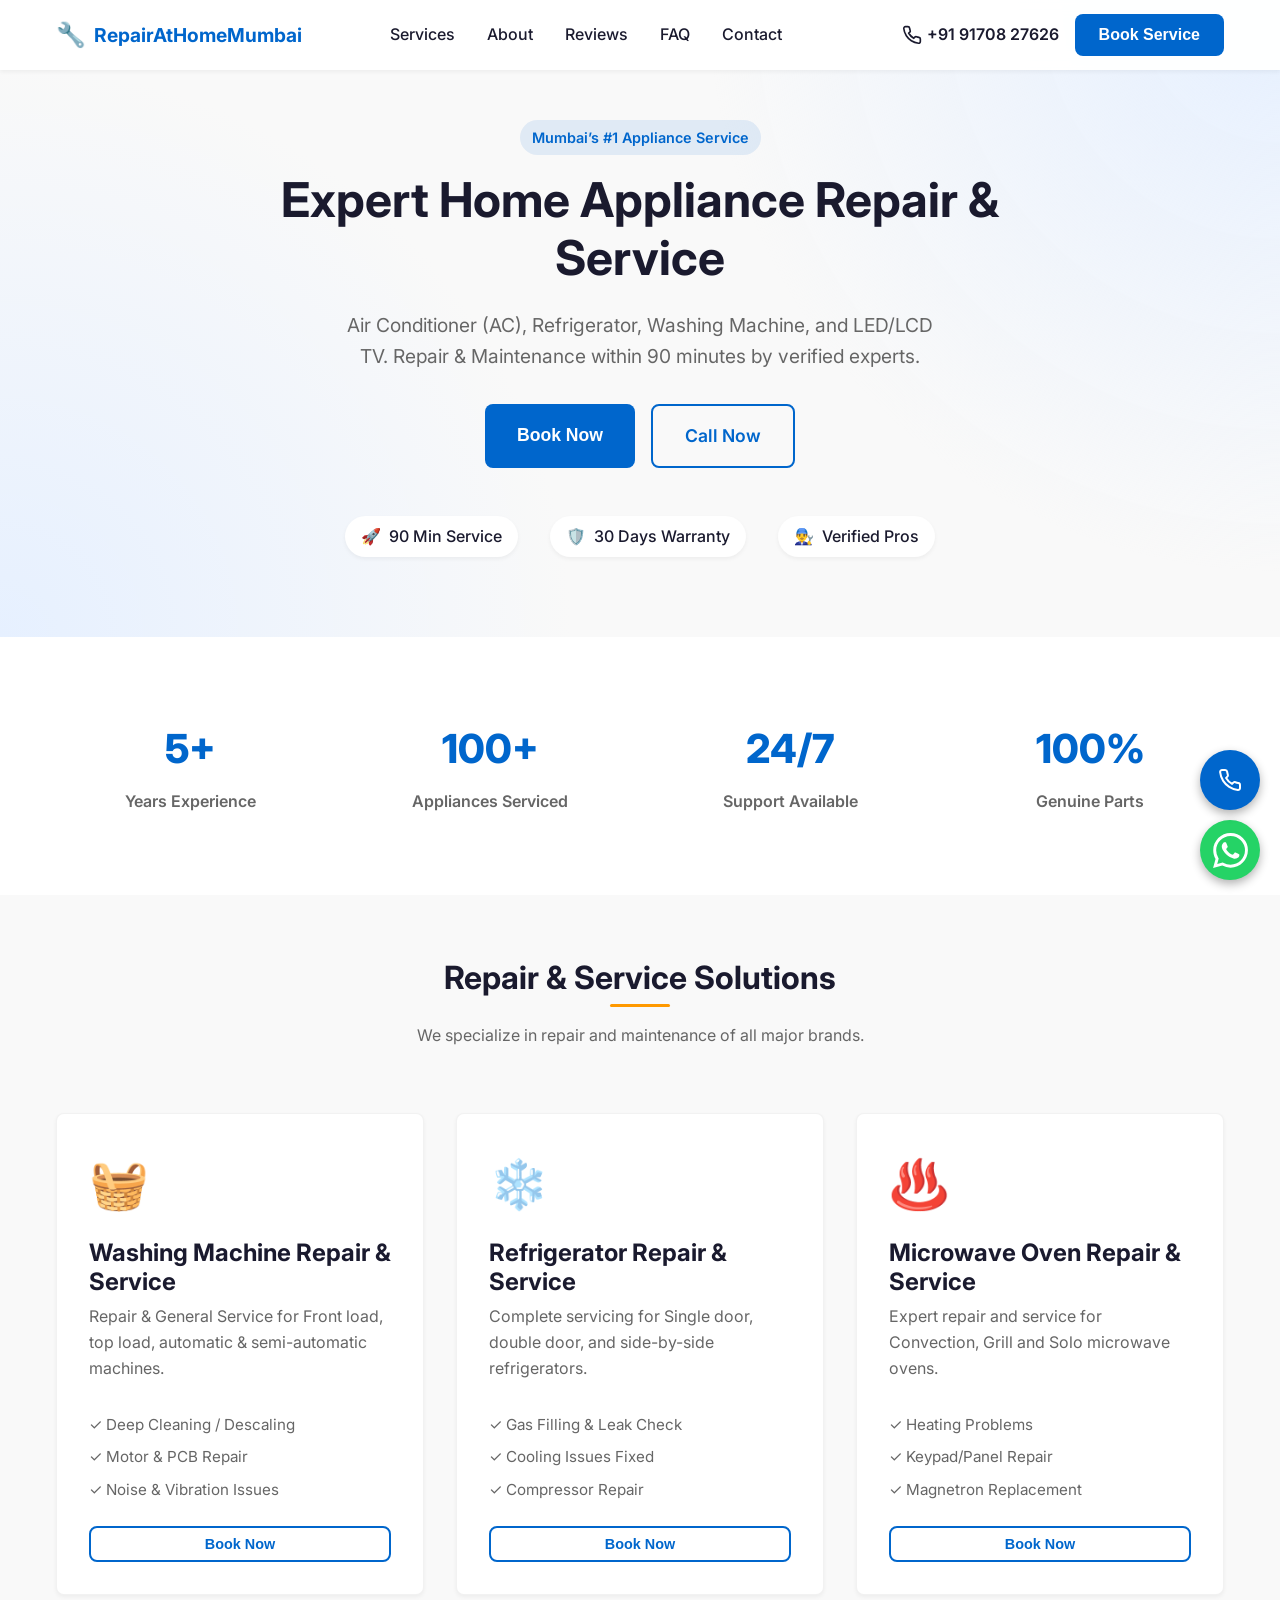
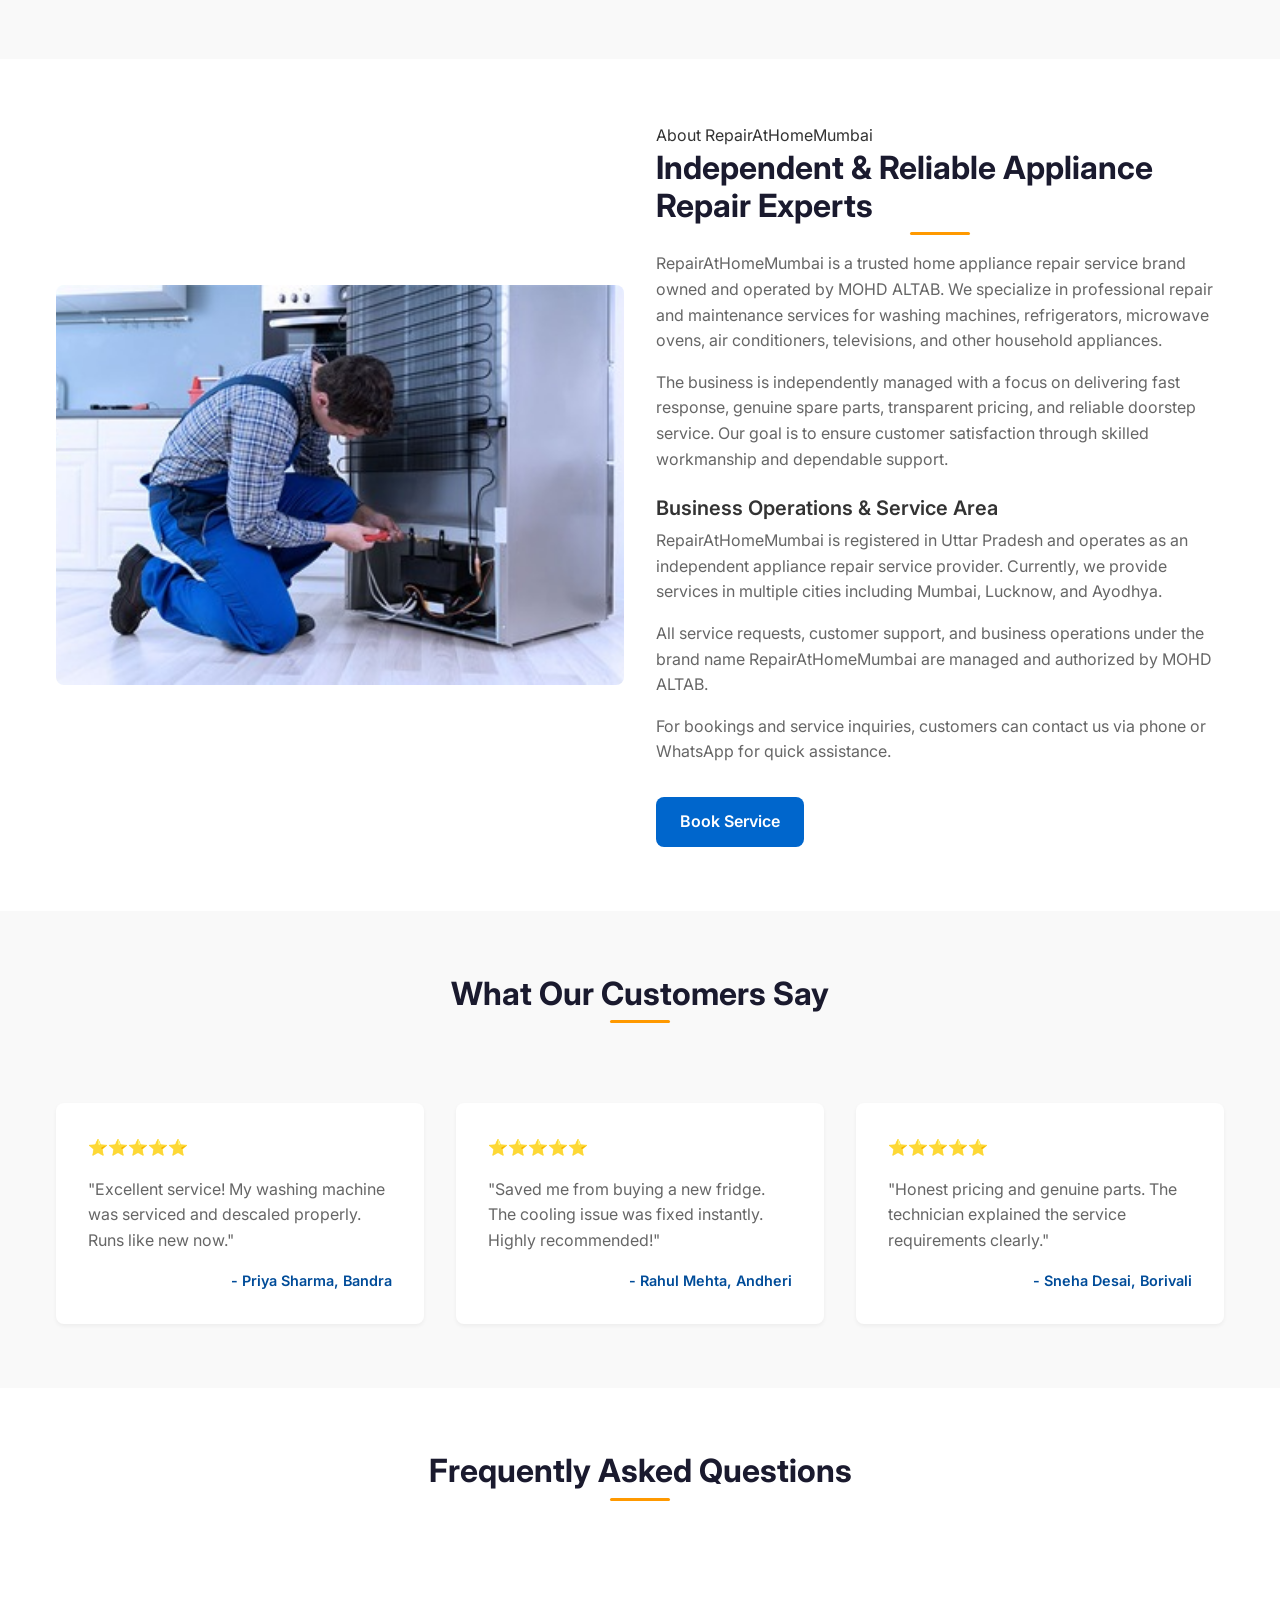
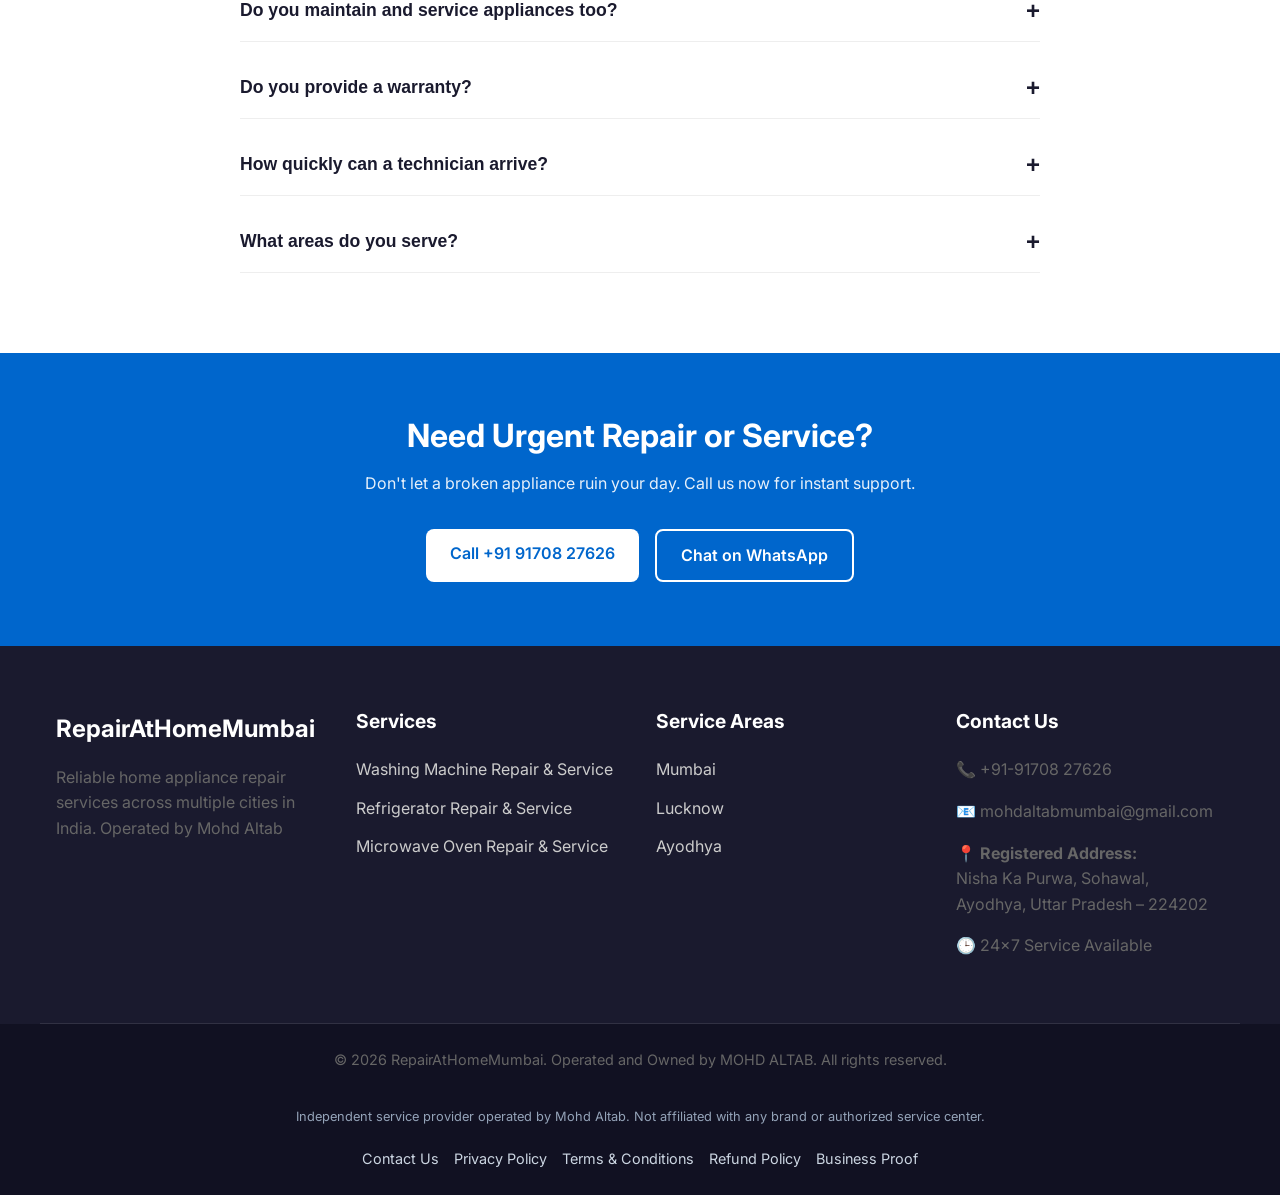
<file: index.html>
<!DOCTYPE html>
<html lang="en">

<head>
    <!-- Google tag (gtag.js) -->
    <script async src="https://www.googletagmanager.com/gtag/js?id=AW-17969462541"></script>
    <script>
        window.dataLayer = window.dataLayer || [];
        function gtag() { dataLayer.push(arguments); }
        gtag('js', new Date());

        gtag('config', 'AW-17969462541');
    </script>
    <meta charset="UTF-8">
    <meta name="viewport" content="width=device-width, initial-scale=1.0">
    <title>RepairAtHomeMumbai Mumbai | AC, Fridge & Washing Machine Repair Service</title>
    <meta name="description"
        content="Quick & reliable home appliance repair within 90 minutes. Air Conditioner (AC), Refrigerator, Washing Machine, and LED/LCD TV.">
    <meta name="robots" content="index, follow">
    <link rel="canonical" href="https://www.repairathomemumbai.in/">
    <link rel="stylesheet" href="styles.css">
    <link rel="preconnect" href="https://fonts.googleapis.com">
    <link rel="preconnect" href="https://fonts.gstatic.com" crossorigin>
    <link href="https://fonts.googleapis.com/css2?family=Inter:wght@400;500;600;700&display=swap" rel="stylesheet">
    <!-- Favicon would go here -->
    <script type="application/ld+json">
    {
      "@context": "https://schema.org",
      "@type": "LocalBusiness",
      "name": "RepairAtHomeMumbai Mumbai",
      "telephone": "+919170827626",
      "url": "https://www.repairathomemumbai.in/",
      "priceRange": "₹₹",
      "address": {
        "@type": "PostalAddress",
        "streetAddress": "Mumbai",
        "addressLocality": "Mumbai",
        "addressRegion": "Maharashtra",
        "postalCode": "400001",
        "addressCountry": "IN"
      },
      "areaServed": ["Mumbai", "Lucknow", "Ayodhya"],
      "openingHoursSpecification": {
        "@type": "OpeningHoursSpecification",
        "dayOfWeek": [
          "Monday",
          "Tuesday",
          "Wednesday",
          "Thursday",
          "Friday",
          "Saturday",
          "Sunday"
        ],
        "opens": "00:00",
        "closes": "23:59"
      }
    }
    </script>
    <script type="application/ld+json">
    {
      "@context": "https://schema.org",
      "@type": "FAQPage",
      "mainEntity": [{
        "@type": "Question",
        "name": "Do you maintain and service appliances too?",
        "acceptedAnswer": {
          "@type": "Answer",
          "text": "Yes, we offer general servicing, cleaning, and maintenance for washing machines, fridges, and microwaves to extend their life."
        }
      }, {
        "@type": "Question",
        "name": "Do you provide a warranty?",
        "acceptedAnswer": {
          "@type": "Answer",
          "text": "Yes, we provide a 30-day service warranty on all repairs and a manufacturer warranty on replaced parts."
        }
      }, {
        "@type": "Question",
        "name": "How quickly can a technician arrive?",
        "acceptedAnswer": {
          "@type": "Answer",
          "text": "We strive for a 90-minute turnaround time in supported areas across Mumbai."
        }
      }, {
        "@type": "Question",
        "name": "What areas do you serve?",
        "acceptedAnswer": {
          "@type": "Answer",
          "text": "We provide services in multiple cities including Mumbai, Lucknow, and Ayodhya."
        }
      }]
    }
    </script>
    <style>
        /* Critical CSS or fallback */
        .loading {
            display: flex;
            justify-content: center;
            align-items: center;
            height: 100vh;
        }
    </style>
</head>

<body>
    <!-- Navbar -->
    <header class="header" id="header">
        <div class="container nav-container">
            <a href="#" class="logo">
                <span class="logo-icon">🔧</span> RepairAtHomeMumbai
            </a>
            <nav class="nav-menu" id="nav-menu">
                <ul class="nav-list">
                    <li><a href="#services" class="nav-link">Services</a></li>
                    <li><a href="#about" class="nav-link">About</a></li>
                    <li><a href="#reviews" class="nav-link">Reviews</a></li>
                    <li><a href="#faq" class="nav-link">FAQ</a></li>
                    <li><a href="contact.html" class="nav-link">Contact</a></li>
                    <li><a href="#contact" class="nav-link cta-btn mobile-only">Book Service</a></li>
                </ul>
                <div class="nav-close" id="nav-close" role="button" tabindex="0" aria-label="Close Menu">&times;</div>
            </nav>
            <div class="nav-actions">
                <a href="tel:+919170827626" class="nav-phone hide-mobile">
                    <svg width="20" height="20" viewBox="0 0 24 24" fill="none" stroke="currentColor" stroke-width="2">
                        <path
                            d="M22 16.92v3a2 2 0 0 1-2.18 2 19.79 19.79 0 0 1-8.63-3.07 19.5 19.5 0 0 1-6-6 19.79 19.79 0 0 1-3.07-8.67A2 2 0 0 1 4.11 2h3a2 2 0 0 1 2 1.72 12.84 12.84 0 0 0 .7 2.81 2 2 0 0 1-.45 2.11L8.09 9.91a16 16 0 0 0 6 6l1.27-1.27a2 2 0 0 1 2.11-.45 12.84 12.84 0 0 0 2.81.7A2 2 0 0 1 22 16.92z">
                        </path>
                    </svg>
                    +91 91708 27626
                </a>
                <button class="btn btn-primary" onclick="openModal()">Book Service</button>
                <div class="nav-toggle" id="nav-toggle" aria-label="Open Menu" role="button" tabindex="0">
                    <span></span>
                    <span></span>
                    <span></span>
                </div>
            </div>
        </div>
    </header>

    <main>
        <!-- Hero Section -->
        <section class="hero" id="home">
            <div class="hero-bg"></div>
            <div class="container hero-content fade-up">
                <span class="badge">Mumbai’s #1 Appliance Service</span>
                <h1 class="hero-title">Expert Home Appliance Repair & Service</h1>
                <p class="hero-subtitle">Air Conditioner (AC), Refrigerator, Washing Machine, and LED/LCD TV. Repair & Maintenance within 90
                    minutes by verified experts.</p>
                <div class="hero-btns">
                    <button class="btn btn-primary btn-lg" onclick="openModal()">Book Now</button>
                    <a href="tel:+919170827626" class="btn btn-outline btn-lg">Call Now</a>
                </div>
                <div class="hero-features">
                    <div class="feature-item"><span>🚀</span> 90 Min Service</div>
                    <div class="feature-item"><span>🛡️</span> 30 Days Warranty</div>
                    <div class="feature-item"><span>👨‍🔧</span> Verified Pros</div>
                </div>
            </div>
        </section>

        <!-- Trust / Stats Section -->
        <section class="section stats-section">
            <div class="container grid stats-grid">
                <div class="stat-card fade-up">
                    <div class="stat-number">5+</div>
                    <div class="stat-label">Years Experience</div>
                </div>
                <div class="stat-card fade-up" style="transition-delay: 100ms;">
                    <div class="stat-number">100+</div>
                    <div class="stat-label">Appliances Serviced</div>
                </div>
                <div class="stat-card fade-up" style="transition-delay: 200ms;">
                    <div class="stat-number">24/7</div>
                    <div class="stat-label">Support Available</div>
                </div>
                <div class="stat-card fade-up" style="transition-delay: 300ms;">
                    <div class="stat-number">100%</div>
                    <div class="stat-label">Genuine Parts</div>
                </div>
            </div>
        </section>

        <!-- Services Section -->
        <section class="section services" id="services">
            <div class="container">
                <div class="section-header fade-up">
                    <h2 class="section-title">Repair & Service Solutions</h2>
                    <p class="section-desc">We specialize in repair and maintenance of all major brands.</p>
                </div>
                <div class="grid services-grid">
                    <!-- Washing Machine -->
                    <div class="service-card fade-up">
                        <div class="service-icon">🧺</div>
                        <h3>Washing Machine Repair & Service</h3>
                        <p>Repair & General Service for Front load, top load, automatic & semi-automatic machines.</p>
                        <ul class="service-features-list">
                            <li>✓ Deep Cleaning / Descaling</li>
                            <li>✓ Motor & PCB Repair</li>
                            <li>✓ Noise & Vibration Issues</li>
                        </ul>
                        <button class="btn btn-sm btn-outline" onclick="openModal('Washing Machine Service')">Book
                            Now</button>
                    </div>
                    <!-- Refrigerator -->
                    <div class="service-card fade-up" style="transition-delay: 100ms;">
                        <div class="service-icon">❄️</div>
                        <h3>Refrigerator Repair & Service</h3>
                        <p>Complete servicing for Single door, double door, and side-by-side refrigerators.</p>
                        <ul class="service-features-list">
                            <li>✓ Gas Filling & Leak Check</li>
                            <li>✓ Cooling Issues Fixed</li>
                            <li>✓ Compressor Repair</li>
                        </ul>
                        <button class="btn btn-sm btn-outline" onclick="openModal('Refrigerator Service')">Book
                            Now</button>
                    </div>
                    <!-- Microwave -->
                    <div class="service-card fade-up" style="transition-delay: 200ms;">
                        <div class="service-icon">♨️</div>
                        <h3>Microwave Oven Repair & Service</h3>
                        <p>Expert repair and service for Convection, Grill and Solo microwave ovens.</p>
                        <ul class="service-features-list">
                            <li>✓ Heating Problems</li>
                            <li>✓ Keypad/Panel Repair</li>
                            <li>✓ Magnetron Replacement</li>
                        </ul>
                        <button class="btn btn-sm btn-outline" onclick="openModal('Microwave Service')">Book
                            Now</button>
                    </div>
                </div>
            </div>
        </section>

        <!-- About Section -->
        <section class="section about" id="about">
            <div class="container grid about-grid">
                <div class="about-image fade-up">
                    <!-- Placeholder for About Image, using a colored block for now or maybe later generate -->
                    <img src="images/technician.jpg" alt="Technician servicing appliance"
                        style="width: 100%; height: 100%; object-fit: cover;" loading="lazy" width="600" height="400">
                </div>
                <div class="about-content fade-up">
                    <span class="sub-title">About RepairAtHomeMumbai</span>
                    <h2 class="section-title">Independent & Reliable Appliance Repair Experts</h2>
                    <p>RepairAtHomeMumbai is a trusted home appliance repair service brand owned and operated by MOHD ALTAB.
                        We specialize in professional repair and maintenance services for washing machines,
                        refrigerators, microwave ovens, air conditioners, televisions, and other household appliances.
                    </p>
                    <p>The business is independently managed with a focus on delivering fast response, genuine spare
                        parts, transparent pricing, and reliable doorstep service. Our goal is to ensure customer
                        satisfaction through skilled workmanship and dependable support.</p>
                    <h3
                        style="margin-top: 1.5rem; margin-bottom: 0.5rem; font-size: 1.25rem; font-weight: 600; color: var(--text-dark);">
                        Business Operations & Service Area</h3>
                    <p>RepairAtHomeMumbai is registered in Uttar Pradesh and operates as an independent appliance repair
                        service provider. Currently, we provide services in multiple cities including Mumbai, Lucknow, and Ayodhya.</p>
                    <p>All service requests, customer support, and business operations under the brand name RepairAtHomeMumbai
                        are managed and authorized by MOHD ALTAB.</p>
                    <p>For bookings and service inquiries, customers can contact us via phone or WhatsApp for quick
                        assistance.</p>
                    <a href="#contact" class="btn btn-primary" onclick="openModal()" style="margin-top: 1rem;">Book
                        Service</a>
                </div>
            </div>
        </section>



        <!-- Testimonials -->
        <section class="section reviews" id="reviews">
            <div class="container">
                <div class="section-header fade-up">
                    <h2 class="section-title">What Our Customers Say</h2>
                </div>
                <div class="grid review-grid">
                    <div class="review-card fade-up">
                        <div class="stars">⭐⭐⭐⭐⭐</div>
                        <p>"Excellent service! My washing machine was serviced and descaled properly. Runs like new
                            now."</p>
                        <div class="reviewer">
                            <span class="reviewer-name">- Priya Sharma, Bandra</span>
                        </div>
                    </div>
                    <div class="review-card fade-up" style="transition-delay: 100ms;">
                        <div class="stars">⭐⭐⭐⭐⭐</div>
                        <p>"Saved me from buying a new fridge. The cooling issue was fixed instantly. Highly
                            recommended!"</p>
                        <div class="reviewer">
                            <span class="reviewer-name">- Rahul Mehta, Andheri</span>
                        </div>
                    </div>
                    <div class="review-card fade-up" style="transition-delay: 200ms;">
                        <div class="stars">⭐⭐⭐⭐⭐</div>
                        <p>"Honest pricing and genuine parts. The technician explained the service requirements
                            clearly."</p>
                        <div class="reviewer">
                            <span class="reviewer-name">- Sneha Desai, Borivali</span>
                        </div>
                    </div>
                </div>
            </div>
        </section>

        <!-- FAQ Section -->
        <section class="section faq" id="faq">
            <div class="container">
                <div class="section-header fade-up">
                    <h2 class="section-title">Frequently Asked Questions</h2>
                </div>
                <div class="faq-container fade-up">
                    <div class="faq-item">
                        <button class="faq-question">Do you maintain and service appliances too? <span
                                class="icon">+</span></button>
                        <div class="faq-answer">
                            <p>Yes, we offer general servicing, cleaning, and maintenance for washing machines, fridges,
                                and microwaves to extend their life.</p>
                        </div>
                    </div>
                    <div class="faq-item">
                        <button class="faq-question">Do you provide a warranty? <span class="icon">+</span></button>
                        <div class="faq-answer">
                            <p>Yes, we provide a 30-day service warranty on all repairs and a manufacturer warranty on
                                replaced parts.</p>
                        </div>
                    </div>
                    <div class="faq-item">
                        <button class="faq-question">How quickly can a technician arrive? <span
                                class="icon">+</span></button>
                        <div class="faq-answer">
                            <p>We strive for a 90-minute turnaround time in supported areas across Mumbai.</p>
                        </div>
                    </div>
                    <div class="faq-item">
                        <button class="faq-question">What areas do you serve? <span class="icon">+</span></button>
                        <div class="faq-answer">
                            <p>We provide services in multiple cities including Mumbai, Lucknow, and Ayodhya.</p>
                        </div>
                    </div>
                </div>
            </div>
        </section>

        <!-- CTA Banner -->
        <section class="cta-banner">
            <div class="container cta-content fade-up">
                <h2>Need Urgent Repair or Service?</h2>
                <p>Don't let a broken appliance ruin your day. Call us now for instant support.</p>
                <div class="banner-btns">
                    <a href="tel:+919170827626" class="btn btn-light">Call +91 91708 27626</a>
                    <a href="https://wa.me/919170827626?text=Hi%20RepairAtHomeMumbai,%20I%20need%2024x7%20appliance%20repair"
                        target="_blank" class="btn btn-outline-light">Chat on WhatsApp</a>
                </div>
            </div>
        </section>
    </main>

    <!-- Footer -->
    <footer class="footer">
        <div class="container grid footer-grid">
            <div class="footer-col">
                <a href="#" class="footer-logo">RepairAtHomeMumbai</a>
                <p>Reliable home appliance repair services across multiple cities in India. Operated by Mohd Altab</p>
                <div class="social-links">
                    <!-- Social icons could go here -->
                </div>
            </div>
            <div class="footer-col">
                <h4>Services</h4>
                <ul>
                    <li><a href="#" onclick="openModal('Washing Machine Repair & Service')">Washing Machine Repair &
                            Service</a></li>
                    <li><a href="#" onclick="openModal('Refrigerator Repair & Service')">Refrigerator Repair &
                            Service</a></li>
                    <li><a href="#" onclick="openModal('Microwave Repair & Service')">Microwave Oven Repair &
                            Service</a></li>
                </ul>
            </div>
            <div class="footer-col">
                <h4>Service Areas</h4>
                <ul>
                    <li>Mumbai</li>
                    <li>Lucknow</li>
                    <li>Ayodhya</li>
                </ul>
            </div>
            <div class="footer-col">
                <a href="contact.html" style="text-decoration: none;">
                    <h4>Contact Us</h4>
                </a>
                <p>📞 <a href="tel:+919170827626">+91-91708 27626</a></p>
                <p>📧 <a href="mailto:mohdaltabmumbai@gmail.com" style="color: inherit;">mohdaltabmumbai@gmail.com</a></p>
                <p>📍 <strong>Registered Address:</strong><br>Nisha Ka Purwa, Sohawal,<br>Ayodhya, Uttar Pradesh – 224202</p>
                <p>🕒 24x7 Service Available</p>
            </div>
        </div>
        <div class="footer-bottom">
            <div class="container" style="display: flex; flex-direction: column; align-items: center; gap: 10px;">
                <p>&copy; 2026 RepairAtHomeMumbai. Operated and Owned by MOHD ALTAB. All rights reserved.</p>
                <p style="font-size: 0.8rem; text-align: center; max-width: 800px; margin: 10px auto; color: #94a3b8;">Independent service provider operated by Mohd Altab. Not affiliated with any brand or authorized service center.</p>
                <div class="footer-legal-links"
                    style="display: flex; gap: 15px; flex-wrap: wrap; justify-content: center; font-size: 0.9rem;">
                    <a href="contact.html" style="color: #cbd5e1; text-decoration: none;">Contact Us</a>
                    <a href="privacy-policy.html" style="color: #cbd5e1; text-decoration: none;">Privacy Policy</a>
                    <a href="terms-conditions.html" style="color: #cbd5e1; text-decoration: none;">Terms &
                        Conditions</a>
                    <a href="refund-cancellation.html" style="color: #cbd5e1; text-decoration: none;">Refund Policy</a>
                    <a href="business-proof.html" style="color: #cbd5e1; text-decoration: none;">Business Proof</a>
                </div>
            </div>
        </div>
    </footer>

    <!-- Floating Buttons -->
    <a href="https://wa.me/919170827626?text=Hi%20RepairAtHomeMumbai,%20I%20need%2024x7%20appliance%20repair" target="_blank"
        class="float-btn float-whatsapp" aria-label="Chat on WhatsApp">
        <!-- Official WhatsApp SVG Icon -->
        <svg viewBox="0 0 24 24" class="whatsapp-icon" fill="white">
            <path
                d="M17.472 14.382c-.297-.149-1.758-.867-2.03-.967-.273-.099-.471-.148-.67.15-.197.297-.767.966-.94 1.164-.173.199-.347.223-.644.075-.297-.15-1.255-.463-2.39-1.475-.883-.788-1.48-1.761-1.653-2.059-.173-.297-.018-.458.13-.606.134-.133.298-.347.446-.52.149-.174.198-.298.298-.497.099-.198.05-.371-.025-.52-.075-.149-.669-1.612-.916-2.207-.242-.579-.487-.5-.669-.51-.173-.008-.371-.01-.57-.01-.198 0-.52.074-.792.372-.272.297-1.04 1.016-1.04 2.479 0 1.462 1.065 2.875 1.213 3.074.149.198 2.096 3.2 5.077 4.487.709.306 1.262.489 1.694.625.712.227 1.36.195 1.871.118.571-.085 1.758-.719 2.006-1.413.248-.694.248-1.289.173-1.413-.074-.124-.272-.198-.57-.347m-5.421 7.403h-.004a9.87 9.87 0 01-5.031-1.378l-.361-.214-3.741.982.998-3.648-.235-.374a9.86 9.86 0 01-1.51-5.26c.001-5.45 4.436-9.884 9.888-9.884 2.64 0 5.122 1.03 6.988 2.898a9.825 9.825 0 012.893 6.994c-.003 5.45-4.437 9.884-9.885 9.884m8.413-18.297A11.815 11.815 0 0012.05 0C5.495 0 .16 5.335.157 11.892c0 2.096.547 4.142 1.588 5.945L.057 24l6.305-1.654a11.882 11.882 0 005.683 1.448h.005c6.554 0 11.89-5.335 11.893-11.893a11.821 11.821 0 00-3.48-8.413Z" />
        </svg>
    </a>
    <a href="tel:+919170827626" class="float-btn float-phone" aria-label="Call Now">
        <svg width="24" height="24" viewBox="0 0 24 24" fill="none" stroke="currentColor" stroke-width="2"
            stroke-linecap="round" stroke-linejoin="round">
            <path
                d="M22 16.92v3a2 2 0 0 1-2.18 2 19.79 19.79 0 0 1-8.63-3.07 19.5 19.5 0 0 1-6-6 19.79 19.79 0 0 1-3.07-8.67A2 2 0 0 1 4.11 2h3a2 2 0 0 1 2 1.72 12.84 12.84 0 0 0 .7 2.81 2 2 0 0 1-.45 2.11L8.09 9.91a16 16 0 0 0 6 6l1.27-1.27a2 2 0 0 1 2.11-.45 12.84 12.84 0 0 0 2.81.7A2 2 0 0 1 22 16.92z">
            </path>
        </svg>
    </a>

    <!-- Modal for Booking -->
    <div class="modal-overlay" id="modal">
        <div class="modal-container">
            <button class="modal-close" onclick="closeModal()" aria-label="Close Modal">&times;</button>
            <div class="modal-header">
                <h3>Book Repair or Service</h3>
                <p>Get a callback within 10 minutes</p>
            </div>
            <form id="booking-form" class="booking-form" name="booking" action="https://formspree.io/f/mreavlrq"
                method="POST">
                <div class="form-group">
                    <label for="name">Name</label>
                    <input type="text" id="name" name="name" required placeholder="Enter your name">
                </div>
                <div class="form-group">
                    <label for="phone">Phone Number</label>
                    <input type="tel" id="phone" name="phone" required placeholder="10-digit mobile number"
                        pattern="[0-9]{10}">
                </div>
                <div class="form-group">
                    <label for="service">Service Required</label>
                    <select id="service" name="service">
                        <option value="General Inquiry">Select Service</option>
                        <option value="Washing Machine Repair">Washing Machine Repair/Service</option>
                        <option value="Refrigerator Repair">Refrigerator Repair/Service</option>
                        <option value="Microwave Repair">Microwave Repair/Service</option>
                    </select>
                </div>
                <div class="form-group">
                    <label for="location">Location (Area)</label>
                    <input type="text" id="location" name="location" placeholder="e.g. Bandra West">
                </div>
                <button type="submit" class="btn btn-primary btn-block">Confirm Booking</button>
            </form>
            <p class="form-footer">Or call us directly at <a href="tel:+919170827626">+91-91708 27626</a></p>
        </div>
    </div>

    <script src="script.js"></script>
</body>

</html>
</file>
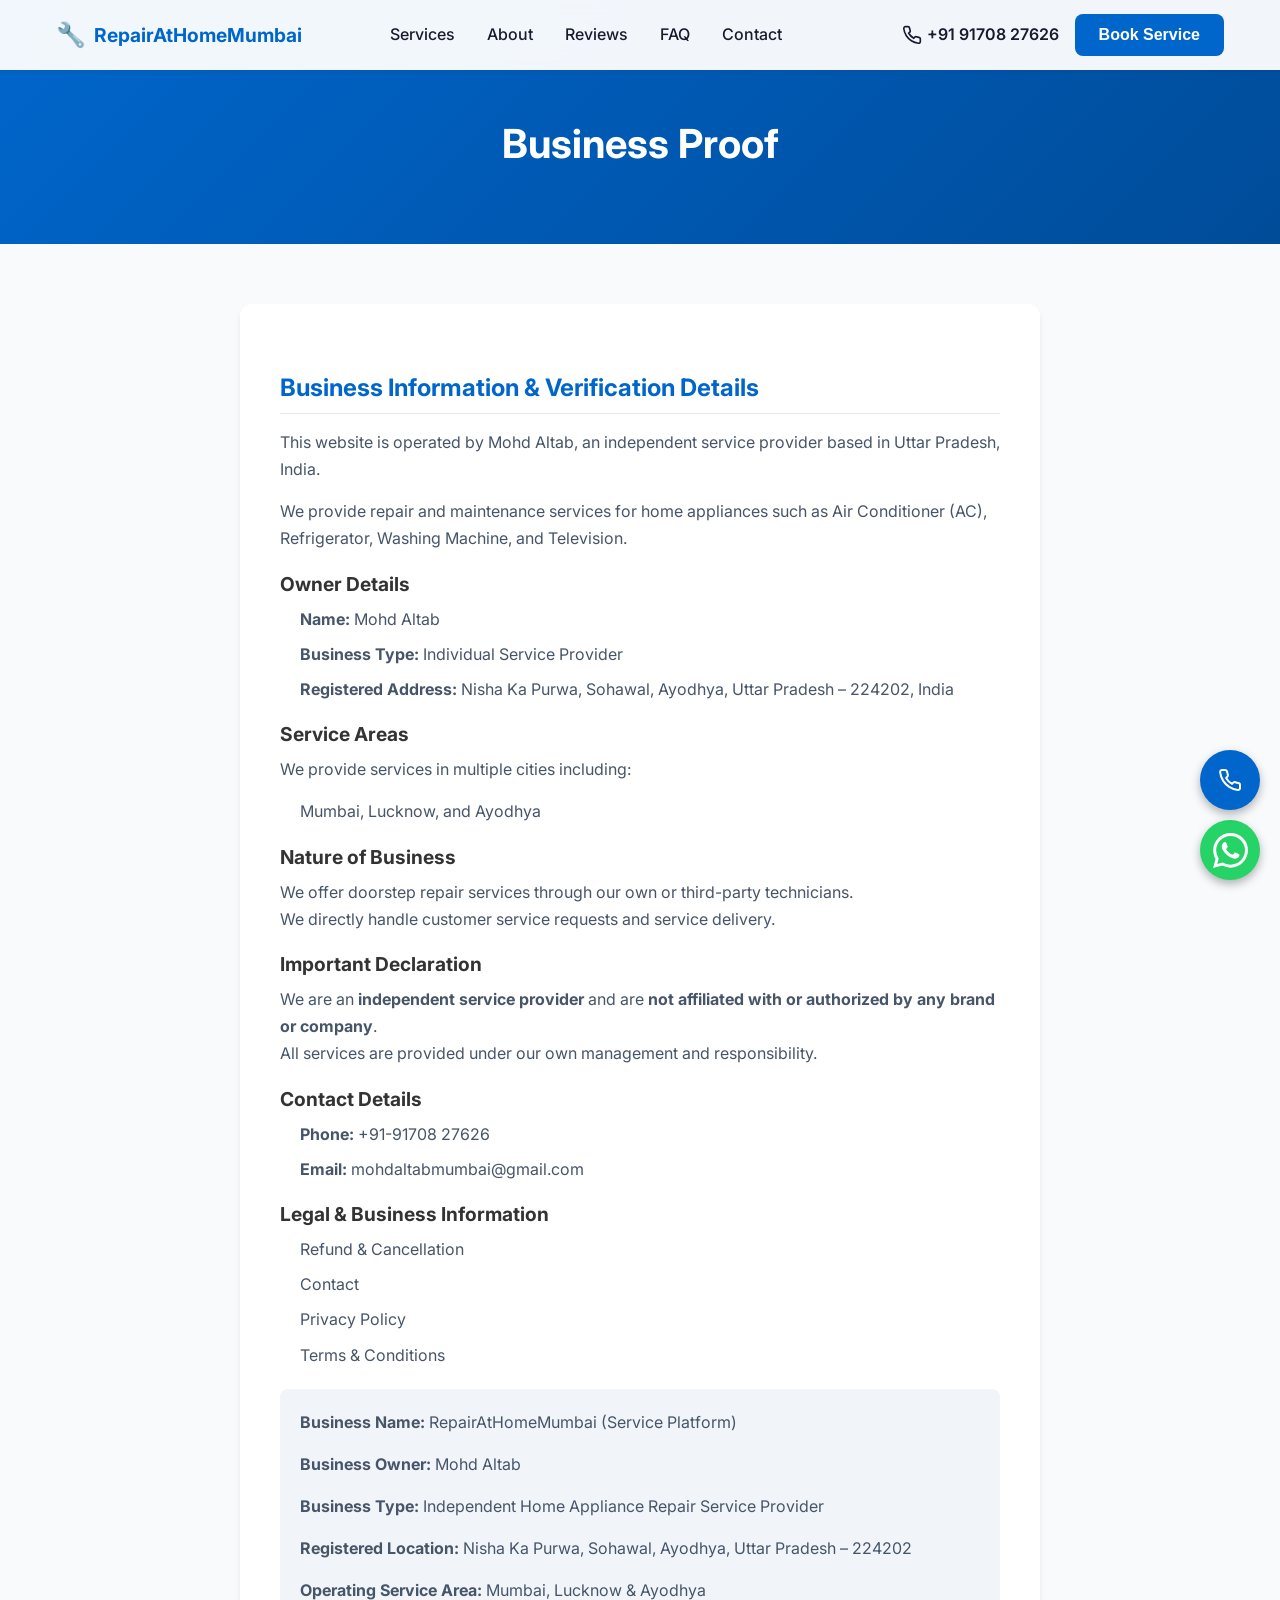
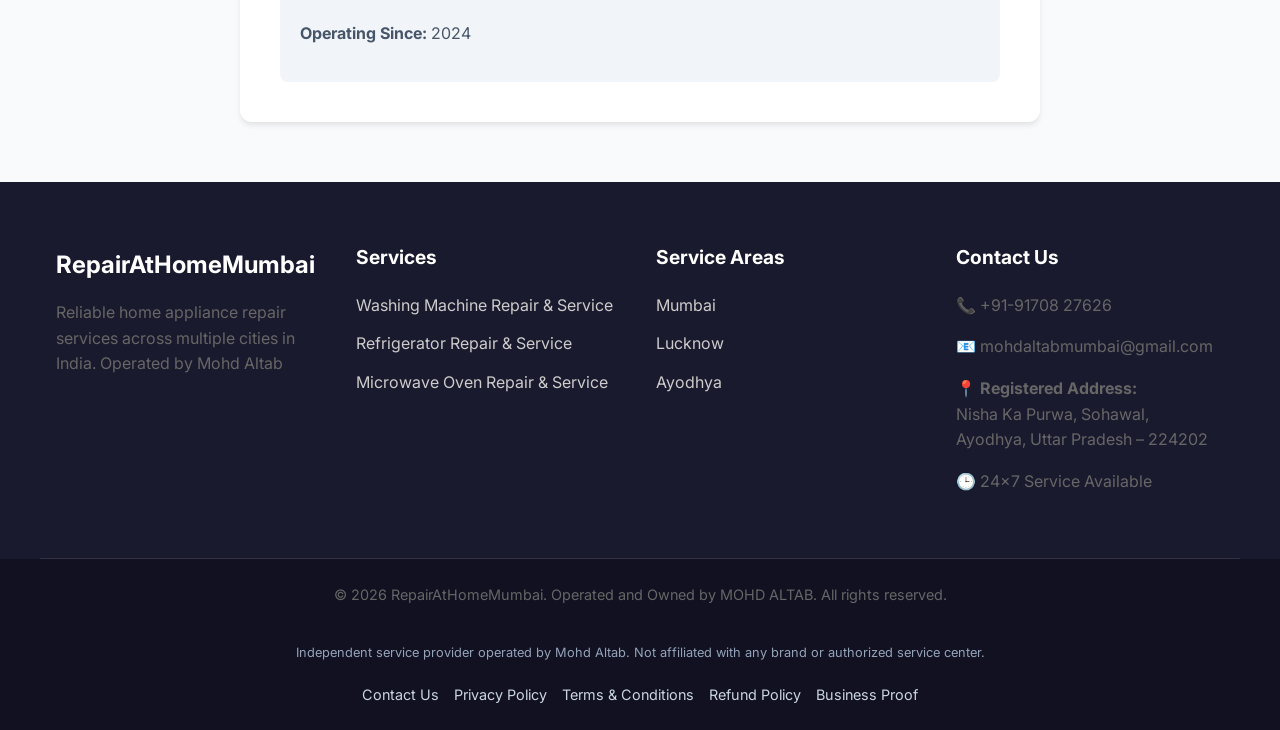
<file: business-proof.html>
<!DOCTYPE html>
<html lang="en">

<head>
    <!-- Google tag (gtag.js) -->
    <script async src="https://www.googletagmanager.com/gtag/js?id=AW-17969462541"></script>
    <script>
        window.dataLayer = window.dataLayer || [];
        function gtag() { dataLayer.push(arguments); }
        gtag('js', new Date());

        gtag('config', 'AW-17969462541');
    </script>
    <meta charset="UTF-8">
    <meta name="viewport" content="width=device-width, initial-scale=1.0">
    <title>Business Proof - RepairAtHomeMumbai Mumbai</title>
    <meta name="description"s+content="Business Proof and Verification Details for RepairAtHomeMumbai.">
    <meta name="robots" content="index, follow">
    <link rel="canonical" href="https://www.repairathomemumbai.in/privacy-policy.html">
    <link rel="stylesheet" href="styles.css">
    <link rel="preconnect" href="https://fonts.googleapis.com">
    <link rel="preconnect" href="https://fonts.gstatic.com" crossorigin>
    <link href="https://fonts.googleapis.com/css2?family=Inter:wght@400;500;600;700&display=swap" rel="stylesheet">
    <style>
        .page-header {
            background: linear-gradient(135deg, var(--primary-color) 0%, var(--primary-dark) 100%);
            color: white;
            padding: 120px 0 60px;
            text-align: center;
        }

        .page-title {
            font-size: 2.5rem;
            margin-bottom: 1rem;
        }

        .content-section {
            padding: 60px 0;
            background: #f8fafc;
        }

        .policy-container {
            background: white;
            padding: 40px;
            border-radius: 12px;
            box-shadow: 0 4px 6px -1px rgba(0, 0, 0, 0.1);
            max-width: 800px;
            margin: 0 auto;
        }

        .policy-container h2 {
            color: var(--primary-color);
            margin-top: 30px;
            margin-bottom: 15px;
            font-size: 1.5rem;
            border-bottom: 1px solid #e2e8f0;
            padding-bottom: 10px;
        }

        .policy-container h3 {
            color: var(--text-dark);
            margin-top: 20px;
            margin-bottom: 10px;
            font-size: 1.2rem;
        }

        .policy-container p {
            margin-bottom: 15px;
            line-height: 1.7;
            color: #475569;
        }

        .policy-container ul {
            margin-bottom: 15px;
            padding-left: 20px;
            color: #475569;
        }

        .policy-container li {
            margin-bottom: 8px;
            line-height: 1.7;
        }

        .effective-date {
            font-weight: 600;
            color: var(--text-dark);
            margin-bottom: 20px !important;
        }
    </style>
</head>

<body>
    <!-- Navbar -->
    <header class="header" id="header">
        <div class="container nav-container">
            <a href="index.html" class="logo">
                <span class="logo-icon">🔧</span> RepairAtHomeMumbai
            </a>
            <nav class="nav-menu" id="nav-menu">
                <ul class="nav-list">
                    <li><a href="index.html#services" class="nav-link">Services</a></li>
                    <li><a href="index.html#about" class="nav-link">About</a></li>
                    <li><a href="index.html#reviews" class="nav-link">Reviews</a></li>
                    <li><a href="index.html#faq" class="nav-link">FAQ</a></li>
                    <li><a href="contact.html" class="nav-link">Contact</a></li>
                    <li><a href="index.html#contact" class="nav-link cta-btn mobile-only">Book Service</a></li>
                </ul>
                <div class="nav-close" id="nav-close" role="button" tabindex="0" aria-label="Close Menu">&times;</div>
            </nav>
            <div class="nav-actions">
                <a href="tel:+919170827626" class="nav-phone hide-mobile">
                    <svg width="20" height="20" viewBox="0 0 24 24" fill="none" stroke="currentColor" stroke-width="2">
                        <path
                            d="M22 16.92v3a2 2 0 0 1-2.18 2 19.79 19.79 0 0 1-8.63-3.07 19.5 19.5 0 0 1-6-6 19.79 19.79 0 0 1-3.07-8.67A2 2 0 0 1 4.11 2h3a2 2 0 0 1 2 1.72 12.84 12.84 0 0 0 .7 2.81 2 2 0 0 1-.45 2.11L8.09 9.91a16 16 0 0 0 6 6l1.27-1.27a2 2 0 0 1 2.11-.45 12.84 12.84 0 0 0 2.81.7A2 2 0 0 1 22 16.92z">
                        </path>
                    </svg>
                    +91 91708 27626
                </a>
                <button class="btn btn-primary" onclick="openModal()">Book Service</button>
                <div class="nav-toggle" id="nav-toggle" aria-label="Open Menu" role="button" tabindex="0">
                    <span></span>
                    <span></span>
                    <span></span>
                </div>
            </div>
        </div>
    </header>

    <main>
        <section class="page-header">
            <div class="container fade-up">
                <h1 class="page-title">Business Proof</h1>
            </div>
        </section>

        <section class="content-section">
            <div class="container fade-up">
                <div class="policy-container">
                    <h2>Business Information & Verification Details</h2>
                    <p>This website is operated by Mohd Altab, an independent service provider based in Uttar Pradesh, India.</p>
                    <p>We provide repair and maintenance services for home appliances such as Air Conditioner (AC), Refrigerator, Washing Machine, and Television.</p>

                    <h3>Owner Details</h3>
                    <ul>
                        <li><strong>Name:</strong> Mohd Altab</li>
                        <li><strong>Business Type:</strong> Individual Service Provider</li>
                        <li><strong>Registered Address:</strong> Nisha Ka Purwa, Sohawal, Ayodhya, Uttar Pradesh – 224202, India</li>
                    </ul>

                    <h3>Service Areas</h3>
                    <p>We provide services in multiple cities including:</p>
                    <ul>
                        <li>Mumbai, Lucknow, and Ayodhya</li>
                    </ul>

                    <h3>Nature of Business</h3>
                    <p>We offer doorstep repair services through our own or third-party technicians.<br>
                    We directly handle customer service requests and service delivery.</p>

                    <h3>Important Declaration</h3>
                    <p>We are an <strong>independent service provider</strong> and are <strong>not affiliated with or authorized by any brand or company</strong>.<br>
                    All services are provided under our own management and responsibility.</p>

                    <h3>Contact Details</h3>
                    <ul>
                        <li><strong>Phone:</strong> +91-91708 27626</li>
                        <li><strong>Email:</strong> mohdaltabmumbai@gmail.com</li>
                    </ul>

                    

                    <h3>Legal & Business Information</h3>
                    <ul>
                        <li><a href="https://www.repairathomemumbai.in/refund-cancellation.html">Refund & Cancellation</a></li>
                        <li><a href="https://www.repairathomemumbai.in/contact.html">Contact</a></li>
                        <li><a href="https://www.repairathomemumbai.in/privacy-policy.html">Privacy Policy</a></li>
                        <li><a href="https://www.repairathomemumbai.in/terms-conditions.html">Terms & Conditions</a></li>
                    </ul>

                    <div style="background-color: #f1f5f9; padding: 20px; border-radius: 8px; margin-top: 20px;">
                        <p><strong>Business Name:</strong> RepairAtHomeMumbai (Service Platform)</p>
                        <p><strong>Business Owner:</strong> Mohd Altab</p>
                        <p><strong>Business Type:</strong> Independent Home Appliance Repair Service Provider</p>
                        <p><strong>Registered Location:</strong> Nisha Ka Purwa, Sohawal, Ayodhya, Uttar Pradesh – 224202</p>
                        <p><strong>Operating Service Area:</strong> Mumbai, Lucknow & Ayodhya</p>
                        <p><strong>Operating Since:</strong> 2024</p>
                    </div>
</div>
            </div>
        </section>
    </main>

    <!-- Footer -->
    <footer class="footer">
        <div class="container grid footer-grid">
            <div class="footer-col">
                <a href="index.html" class="footer-logo">RepairAtHomeMumbai</a>
                <p>Reliable home appliance repair services across multiple cities in India. Operated by Mohd Altab</p>
            </div>
            <div class="footer-col">
                <h4>Services</h4>
                <ul>
                    <li><a href="index.html" onclick="openModal('Washing Machine Repair & Service')">Washing Machine
                            Repair & Service</a></li>
                    <li><a href="index.html" onclick="openModal('Refrigerator Repair & Service')">Refrigerator Repair &
                            Service</a></li>
                    <li><a href="index.html" onclick="openModal('Microwave Repair & Service')">Microwave Oven Repair &
                            Service</a></li>
                </ul>
            </div>
            <div class="footer-col">
                <h4>Service Areas</h4>
                <ul>
                    <li>Mumbai</li>
                    <li>Lucknow</li>
                    <li>Ayodhya</li>
                </ul>
            </div>
            <div class="footer-col">
                <a href="contact.html" style="text-decoration: none;">
                    <h4>Contact Us</h4>
                </a>
                <p>📞 <a href="tel:+919170827626">+91-91708 27626</a></p>
                <p>📧 <a href="mailto:mohdaltabmumbai@gmail.com" style="color: inherit;">mohdaltabmumbai@gmail.com</a>
                </p>
                <p>📍 <strong>Registered Address:</strong><br>Nisha Ka Purwa, Sohawal,<br>Ayodhya, Uttar Pradesh – 224202</p>
                <p>🕒 24x7 Service Available</p>
            </div>
        </div>
        <div class="footer-bottom">
            <div class="container" style="display: flex; flex-direction: column; align-items: center; gap: 10px;">
                <p>&copy; 2026 RepairAtHomeMumbai. Operated and Owned by MOHD ALTAB. All rights reserved.</p>
                <p style="font-size: 0.8rem; text-align: center; max-width: 800px; margin: 10px auto; color: #94a3b8;">Independent service provider operated by Mohd Altab. Not affiliated with any brand or authorized service center.</p>
                <div class="footer-legal-links"
                    style="display: flex; gap: 15px; flex-wrap: wrap; justify-content: center; font-size: 0.9rem;">
                    <a href="contact.html" style="color: #cbd5e1; text-decoration: none;">Contact Us</a>
                    <a href="privacy-policy.html" style="color: #cbd5e1; text-decoration: none;">Privacy Policy</a>
                    <a href="terms-conditions.html" style="color: #cbd5e1; text-decoration: none;">Terms &
                        Conditions</a>
                    <a href="refund-cancellation.html" style="color: #cbd5e1; text-decoration: none;">Refund Policy</a>
                    <a href="business-proof.html" style="color: #cbd5e1; text-decoration: none;">Business Proof</a>
                </div>
            </div>
        </div>
    </footer>

    <!-- Floating Buttons -->
    <a href="https://wa.me/919170827626?text=Hi%20RepairAtHomeMumbai,%20I%20need%2024x7%20appliance%20repair" target="_blank"
        class="float-btn float-whatsapp" aria-label="Chat on WhatsApp">
        <svg viewBox="0 0 24 24" class="whatsapp-icon" fill="white">
            <path
                d="M17.472 14.382c-.297-.149-1.758-.867-2.03-.967-.273-.099-.471-.148-.67.15-.197.297-.767.966-.94 1.164-.173.199-.347.223-.644.075-.297-.15-1.255-.463-2.39-1.475-.883-.788-1.48-1.761-1.653-2.059-.173-.297-.018-.458.13-.606.134-.133.298-.347.446-.52.149-.174.198-.298.298-.497.099-.198.05-.371-.025-.52-.075-.149-.669-1.612-.916-2.207-.242-.579-.487-.5-.669-.51-.173-.008-.371-.01-.57-.01-.198 0-.52.074-.792.372-.272.297-1.04 1.016-1.04 2.479 0 1.462 1.065 2.875 1.213 3.074.149.198 2.096 3.2 5.077 4.487.709.306 1.262.489 1.694.625.712.227 1.36.195 1.871.118.571-.085 1.758-.719 2.006-1.413.248-.694.248-1.289.173-1.413-.074-.124-.272-.198-.57-.347m-5.421 7.403h-.004a9.87 9.87 0 01-5.031-1.378l-.361-.214-3.741.982.998-3.648-.235-.374a9.86 9.86 0 01-1.51-5.26c.001-5.45 4.436-9.884 9.888-9.884 2.64 0 5.122 1.03 6.988 2.898a9.825 9.825 0 012.893 6.994c-.003 5.45-4.437 9.884-9.885 9.884m8.413-18.297A11.815 11.815 0 0012.05 0C5.495 0 .16 5.335.157 11.892c0 2.096.547 4.142 1.588 5.945L.057 24l6.305-1.654a11.882 11.882 0 005.683 1.448h.005c6.554 0 11.89-5.335 11.893-11.893a11.821 11.821 0 00-3.48-8.413Z" />
        </svg>
    </a>
    <a href="tel:+919170827626" class="float-btn float-phone" aria-label="Call Now">
        <svg width="24" height="24" viewBox="0 0 24 24" fill="none" stroke="currentColor" stroke-width="2"
            stroke-linecap="round" stroke-linejoin="round">
            <path
                d="M22 16.92v3a2 2 0 0 1-2.18 2 19.79 19.79 0 0 1-8.63-3.07 19.5 19.5 0 0 1-6-6 19.79 19.79 0 0 1-3.07-8.67A2 2 0 0 1 4.11 2h3a2 2 0 0 1 2 1.72 12.84 12.84 0 0 0 .7 2.81 2 2 0 0 1-.45 2.11L8.09 9.91a16 16 0 0 0 6 6l1.27-1.27a2 2 0 0 1 2.11-.45 12.84 12.84 0 0 0 2.81.7A2 2 0 0 1 22 16.92z">
            </path>
        </svg>
    </a>

    <!-- Modal for Booking -->
    <div class="modal-overlay" id="modal">
        <div class="modal-container">
            <button class="modal-close" onclick="closeModal()" aria-label="Close Modal">&times;</button>
            <div class="modal-header">
                <h3>Book Repair or Service</h3>
                <p>Get a callback within 10 minutes</p>
            </div>
            <form id="booking-form" class="booking-form" name="booking" action="https://formspree.io/f/mreavlrq"
                method="POST">
                <div class="form-group">
                    <label for="name">Name</label>
                    <input type="text" id="name" name="name" required placeholder="Enter your name">
                </div>
                <div class="form-group">
                    <label for="phone">Phone Number</label>
                    <input type="tel" id="phone" name="phone" required placeholder="10-digit mobile number"
                        pattern="[0-9]{10}">
                </div>
                <div class="form-group">
                    <label for="service">Service Required</label>
                    <select id="service" name="service">
                        <option value="General Inquiry">Select Service</option>
                        <option value="Washing Machine Repair">Washing Machine Repair/Service</option>
                        <option value="Refrigerator Repair">Refrigerator Repair/Service</option>
                        <option value="Microwave Repair">Microwave Repair/Service</option>
                    </select>
                </div>
                <div class="form-group">
                    <label for="location">Location (Area)</label>
                    <input type="text" id="location" name="location" placeholder="e.g. Bandra West">
                </div>
                <button type="submit" class="btn btn-primary btn-block">Confirm Booking</button>
            </form>
            <p class="form-footer">Or call us directly at <a href="tel:+919170827626">+91-91708 27626</a></p>
        </div>
    </div>

    <script src="script.js"></script>
</body>

</html>
</file>
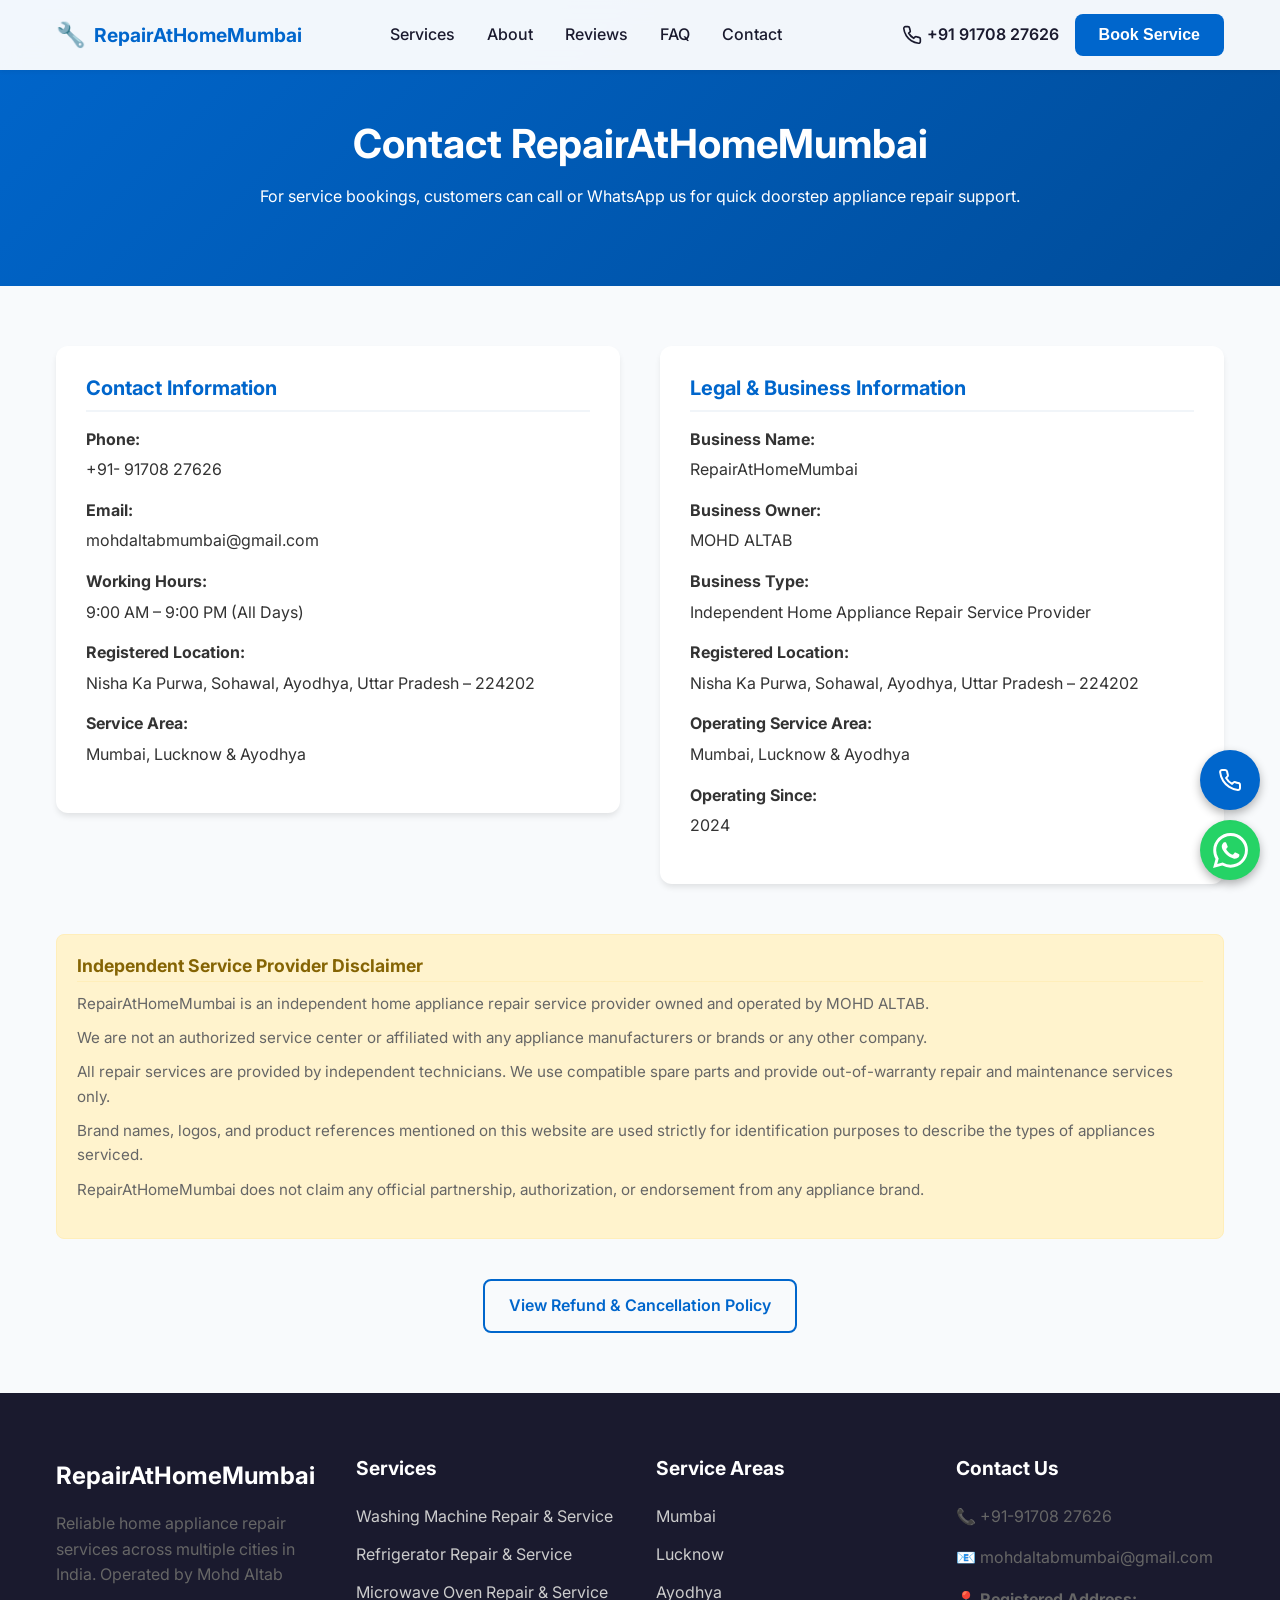
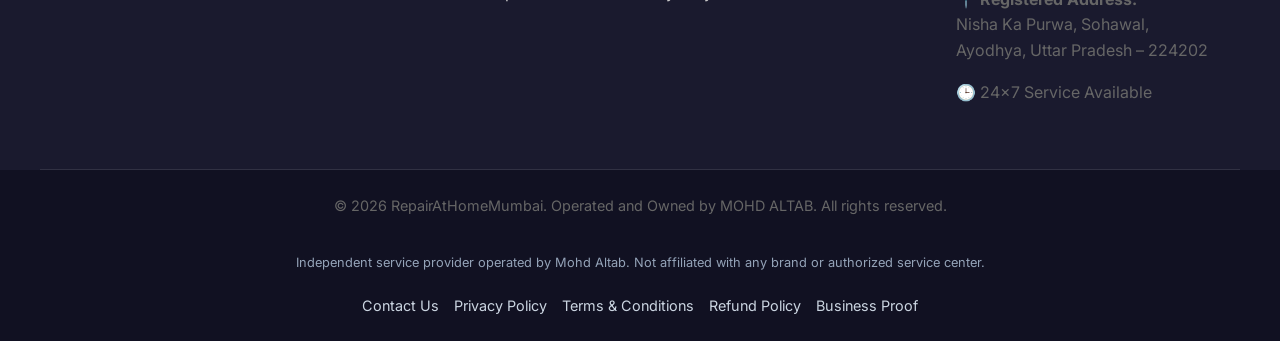
<file: contact.html>
<!DOCTYPE html>
<html lang="en">

<head>
    <!-- Google tag (gtag.js) -->
    <script async src="https://www.googletagmanager.com/gtag/js?id=AW-17969462541"></script>
    <script>
        window.dataLayer = window.dataLayer || [];
        function gtag() { dataLayer.push(arguments); }
        gtag('js', new Date());

        gtag('config', 'AW-17969462541');
    </script>
    <meta charset="UTF-8">
    <meta name="viewport" content="width=device-width, initial-scale=1.0">
    <title>Contact Us - RepairAtHomeMumbai Mumbai</title>
    <meta name="description"
        content="Contact RepairAtHomeMumbai for quick doorstep appliance repair support in Mumbai, Lucknow & Ayodhya.">
    <meta name="robots" content="index, follow">
    <link rel="canonical" href="https://www.repairathomemumbai.in/contact.html">
    <link rel="stylesheet" href="styles.css">
    <link rel="preconnect" href="https://fonts.googleapis.com">
    <link rel="preconnect" href="https://fonts.gstatic.com" crossorigin>
    <link href="https://fonts.googleapis.com/css2?family=Inter:wght@400;500;600;700&display=swap" rel="stylesheet">
    <style>
        .page-header {
            background: linear-gradient(135deg, var(--primary-color) 0%, var(--primary-dark) 100%);
            color: white;
            padding: 120px 0 60px;
            text-align: center;
        }

        .page-title {
            font-size: 2.5rem;
            margin-bottom: 1rem;
        }

        .content-section {
            padding: 60px 0;
            background: #f8fafc;
        }

        .contact-grid {
            display: grid;
            grid-template-columns: 1fr 1fr;
            gap: 40px;
        }

        .contact-card {
            background: white;
            padding: 30px;
            border-radius: 12px;
            box-shadow: 0 4px 6px -1px rgba(0, 0, 0, 0.1);
            margin-bottom: 20px;
        }

        .contact-card h3 {
            color: var(--primary-color);
            margin-bottom: 15px;
            font-size: 1.25rem;
            border-bottom: 2px solid #f1f5f9;
            padding-bottom: 10px;
        }

        .contact-item {
            margin-bottom: 15px;
            line-height: 1.6;
        }

        .contact-item strong {
            color: var(--text-dark);
            display: block;
            margin-bottom: 5px;
        }

        .legal-disclaimer {
            background: #fff3cd;
            border: 1px solid #ffeeba;
            color: #856404;
            padding: 20px;
            border-radius: 8px;
            margin-top: 30px;
            font-size: 0.95rem;
            line-height: 1.6;
        }

        @media (max-width: 768px) {
            .contact-grid {
                grid-template-columns: 1fr;
            }
        }
    </style>
</head>

<body>
    <!-- Navbar -->
    <header class="header" id="header">
        <div class="container nav-container">
            <a href="index.html" class="logo">
                <span class="logo-icon">🔧</span> RepairAtHomeMumbai
            </a>
            <nav class="nav-menu" id="nav-menu">
                <ul class="nav-list">
                    <li><a href="index.html#services" class="nav-link">Services</a></li>
                    <li><a href="index.html#about" class="nav-link">About</a></li>
                    <li><a href="index.html#reviews" class="nav-link">Reviews</a></li>
                    <li><a href="index.html#faq" class="nav-link">FAQ</a></li>
                    <li><a href="contact.html" class="nav-link">Contact</a></li>
                    <li><a href="index.html#contact" class="nav-link cta-btn mobile-only">Book Service</a></li>
                </ul>
                <div class="nav-close" id="nav-close" role="button" tabindex="0" aria-label="Close Menu">&times;</div>
            </nav>
            <div class="nav-actions">
                <a href="tel:+919170827626" class="nav-phone hide-mobile">
                    <svg width="20" height="20" viewBox="0 0 24 24" fill="none" stroke="currentColor" stroke-width="2">
                        <path
                            d="M22 16.92v3a2 2 0 0 1-2.18 2 19.79 19.79 0 0 1-8.63-3.07 19.5 19.5 0 0 1-6-6 19.79 19.79 0 0 1-3.07-8.67A2 2 0 0 1 4.11 2h3a2 2 0 0 1 2 1.72 12.84 12.84 0 0 0 .7 2.81 2 2 0 0 1-.45 2.11L8.09 9.91a16 16 0 0 0 6 6l1.27-1.27a2 2 0 0 1 2.11-.45 12.84 12.84 0 0 0 2.81.7A2 2 0 0 1 22 16.92z">
                        </path>
                    </svg>
                    +91 91708 27626
                </a>
                <button class="btn btn-primary" onclick="openModal()">Book Service</button>
                <div class="nav-toggle" id="nav-toggle" aria-label="Open Menu" role="button" tabindex="0">
                    <span></span>
                    <span></span>
                    <span></span>
                </div>
            </div>
        </div>
    </header>

    <main>
        <section class="page-header">
            <div class="container fade-up">
                <h1 class="page-title">Contact RepairAtHomeMumbai</h1>
                <p>For service bookings, customers can call or WhatsApp us for quick doorstep appliance repair support.
                </p>
            </div>
        </section>

        <section class="content-section">
            <div class="container fade-up">
                <div class="contact-grid">
                    <div>
                        <div class="contact-card">
                            <h3>Contact Information</h3>
                            <div class="contact-item">
                                <strong>Phone:</strong>
                                <a href="tel:+919170827626">+91- 91708 27626</a>
                            </div>
                            <div class="contact-item">
                                <strong>Email:</strong>
                                <a href="mailto:mohdaltabmumbai@gmail.com">mohdaltabmumbai@gmail.com</a>
                            </div>
                            <div class="contact-item">
                                <strong>Working Hours:</strong>
                                9:00 AM – 9:00 PM (All Days)
                            </div>
                            <div class="contact-item">
                                <strong>Registered Location:</strong>
                                Nisha Ka Purwa, Sohawal, Ayodhya, Uttar Pradesh – 224202
                            </div>
                            <div class="contact-item">
                                <strong>Service Area:</strong>
                                Mumbai, Lucknow & Ayodhya
                            </div>
                        </div>
                    </div>

                    <div>
                        <div class="contact-card">
                            <h3>Legal & Business Information</h3>
                            <div class="contact-item">
                                <strong>Business Name:</strong> RepairAtHomeMumbai
                            </div>
                            <div class="contact-item">
                                <strong>Business Owner:</strong> MOHD ALTAB
                            </div>
                            <div class="contact-item">
                                <strong>Business Type:</strong> Independent Home Appliance Repair Service Provider
                            </div>
                            <div class="contact-item">
                                <strong>Registered Location:</strong> Nisha Ka Purwa, Sohawal, Ayodhya, Uttar Pradesh – 224202
                            </div>
                            <div class="contact-item">
                                <strong>Operating Service Area:</strong> Mumbai, Lucknow & Ayodhya
                            </div>
                            <div class="contact-item">
                                <strong>Operating Since:</strong> 2024
                            </div>
                        </div>
                    </div>
                </div>

                <div class="legal-disclaimer">
                    <h3
                        style="margin-bottom: 10px; color: #856404; font-size: 1.1rem; border-bottom: 1px solid #ffeeba; padding-bottom: 5px;">
                        Independent Service Provider Disclaimer</h3>
                    <p style="margin-bottom: 10px;">RepairAtHomeMumbai is an independent home appliance repair service
                        provider owned and operated by MOHD ALTAB.</p>
                    <p style="margin-bottom: 10px;">We are not an authorized service center or affiliated with any
                        appliance manufacturers or brands or any other company.</p>
                    <p style="margin-bottom: 10px;">All repair services are provided by independent technicians. We use
                        compatible spare parts and provide out-of-warranty repair and maintenance services only.</p>
                    <p style="margin-bottom: 10px;">Brand names, logos, and product references mentioned on this website
                        are used strictly for identification purposes to describe the types of appliances serviced.</p>
                    <p>RepairAtHomeMumbai does not claim any official partnership, authorization, or endorsement from any
                        appliance brand.</p>
                </div>

                <div style="margin-top: 40px; text-align: center;">
                    <a href="refund-cancellation.html" class="btn btn-outline">View Refund & Cancellation Policy</a>
                </div>
            </div>
        </section>
    </main>

    <!-- Footer -->
    <footer class="footer">
        <div class="container grid footer-grid">
            <div class="footer-col">
                <a href="index.html" class="footer-logo">RepairAtHomeMumbai</a>
                <p>Reliable home appliance repair services across multiple cities in India. Operated by Mohd Altab</p>
            </div>
            <div class="footer-col">
                <h4>Services</h4>
                <ul>
                    <li><a href="index.html" onclick="openModal('Washing Machine Repair & Service')">Washing Machine
                            Repair & Service</a></li>
                    <li><a href="index.html" onclick="openModal('Refrigerator Repair & Service')">Refrigerator Repair &
                            Service</a></li>
                    <li><a href="index.html" onclick="openModal('Microwave Repair & Service')">Microwave Oven Repair &
                            Service</a></li>
                </ul>
            </div>
            <div class="footer-col">
                <h4>Service Areas</h4>
                <ul>
                    <li>Mumbai</li>
                    <li>Lucknow</li>
                    <li>Ayodhya</li>
                </ul>
            </div>
            <div class="footer-col">
                <a href="contact.html" style="text-decoration: none;">
                    <h4>Contact Us</h4>
                </a>
                <p>📞 <a href="tel:+919170827626">+91-91708 27626</a></p>
                <p>📧 <a href="mailto:mohdaltabmumbai@gmail.com" style="color: inherit;">mohdaltabmumbai@gmail.com</a>
                </p>
                <p>📍 <strong>Registered Address:</strong><br>Nisha Ka Purwa, Sohawal,<br>Ayodhya, Uttar Pradesh – 224202</p>
                <p>🕒 24x7 Service Available</p>
            </div>
        </div>
        <div class="footer-bottom">
            <div class="container" style="display: flex; flex-direction: column; align-items: center; gap: 10px;">
                <p>&copy; 2026 RepairAtHomeMumbai. Operated and Owned by MOHD ALTAB. All rights reserved.</p>
                <p style="font-size: 0.8rem; text-align: center; max-width: 800px; margin: 10px auto; color: #94a3b8;">Independent service provider operated by Mohd Altab. Not affiliated with any brand or authorized service center.</p>
                <div class="footer-legal-links"
                    style="display: flex; gap: 15px; flex-wrap: wrap; justify-content: center; font-size: 0.9rem;">
                    <a href="contact.html" style="color: #cbd5e1; text-decoration: none;">Contact Us</a>
                    <a href="privacy-policy.html" style="color: #cbd5e1; text-decoration: none;">Privacy Policy</a>
                    <a href="terms-conditions.html" style="color: #cbd5e1; text-decoration: none;">Terms &
                        Conditions</a>
                    <a href="refund-cancellation.html" style="color: #cbd5e1; text-decoration: none;">Refund Policy</a>
                    <a href="business-proof.html" style="color: #cbd5e1; text-decoration: none;">Business Proof</a>
                </div>
            </div>
        </div>
    </footer>

    <!-- Floating Buttons -->
    <a href="https://wa.me/919170827626?text=Hi%20RepairAtHomeMumbai,%20I%20need%2024x7%20appliance%20repair" target="_blank"
        class="float-btn float-whatsapp" aria-label="Chat on WhatsApp">
        <svg viewBox="0 0 24 24" class="whatsapp-icon" fill="white">
            <path
                d="M17.472 14.382c-.297-.149-1.758-.867-2.03-.967-.273-.099-.471-.148-.67.15-.197.297-.767.966-.94 1.164-.173.199-.347.223-.644.075-.297-.15-1.255-.463-2.39-1.475-.883-.788-1.48-1.761-1.653-2.059-.173-.297-.018-.458.13-.606.134-.133.298-.347.446-.52.149-.174.198-.298.298-.497.099-.198.05-.371-.025-.52-.075-.149-.669-1.612-.916-2.207-.242-.579-.487-.5-.669-.51-.173-.008-.371-.01-.57-.01-.198 0-.52.074-.792.372-.272.297-1.04 1.016-1.04 2.479 0 1.462 1.065 2.875 1.213 3.074.149.198 2.096 3.2 5.077 4.487.709.306 1.262.489 1.694.625.712.227 1.36.195 1.871.118.571-.085 1.758-.719 2.006-1.413.248-.694.248-1.289.173-1.413-.074-.124-.272-.198-.57-.347m-5.421 7.403h-.004a9.87 9.87 0 01-5.031-1.378l-.361-.214-3.741.982.998-3.648-.235-.374a9.86 9.86 0 01-1.51-5.26c.001-5.45 4.436-9.884 9.888-9.884 2.64 0 5.122 1.03 6.988 2.898a9.825 9.825 0 012.893 6.994c-.003 5.45-4.437 9.884-9.885 9.884m8.413-18.297A11.815 11.815 0 0012.05 0C5.495 0 .16 5.335.157 11.892c0 2.096.547 4.142 1.588 5.945L.057 24l6.305-1.654a11.882 11.882 0 005.683 1.448h.005c6.554 0 11.89-5.335 11.893-11.893a11.821 11.821 0 00-3.48-8.413Z" />
        </svg>
    </a>
    <a href="tel:+919170827626" class="float-btn float-phone" aria-label="Call Now">
        <svg width="24" height="24" viewBox="0 0 24 24" fill="none" stroke="currentColor" stroke-width="2"
            stroke-linecap="round" stroke-linejoin="round">
            <path
                d="M22 16.92v3a2 2 0 0 1-2.18 2 19.79 19.79 0 0 1-8.63-3.07 19.5 19.5 0 0 1-6-6 19.79 19.79 0 0 1-3.07-8.67A2 2 0 0 1 4.11 2h3a2 2 0 0 1 2 1.72 12.84 12.84 0 0 0 .7 2.81 2 2 0 0 1-.45 2.11L8.09 9.91a16 16 0 0 0 6 6l1.27-1.27a2 2 0 0 1 2.11-.45 12.84 12.84 0 0 0 2.81.7A2 2 0 0 1 22 16.92z">
            </path>
        </svg>
    </a>

    <!-- Modal for Booking -->
    <div class="modal-overlay" id="modal">
        <div class="modal-container">
            <button class="modal-close" onclick="closeModal()" aria-label="Close Modal">&times;</button>
            <div class="modal-header">
                <h3>Book Repair or Service</h3>
                <p>Get a callback within 10 minutes</p>
            </div>
            <form id="booking-form" class="booking-form" name="booking" action="https://formspree.io/f/mreavlrq"
                method="POST">
                <div class="form-group">
                    <label for="name">Name</label>
                    <input type="text" id="name" name="name" required placeholder="Enter your name">
                </div>
                <div class="form-group">
                    <label for="phone">Phone Number</label>
                    <input type="tel" id="phone" name="phone" required placeholder="10-digit mobile number"
                        pattern="[0-9]{10}">
                </div>
                <div class="form-group">
                    <label for="service">Service Required</label>
                    <select id="service" name="service">
                        <option value="General Inquiry">Select Service</option>
                        <option value="Washing Machine Repair">Washing Machine Repair/Service</option>
                        <option value="Refrigerator Repair">Refrigerator Repair/Service</option>
                        <option value="Microwave Repair">Microwave Repair/Service</option>
                    </select>
                </div>
                <div class="form-group">
                    <label for="location">Location (Area)</label>
                    <input type="text" id="location" name="location" placeholder="e.g. Bandra West">
                </div>
                <button type="submit" class="btn btn-primary btn-block">Confirm Booking</button>
            </form>
            <p class="form-footer">Or call us directly at <a href="tel:+919170827626">+91-91708 27626</a></p>
        </div>
    </div>

    <script src="script.js"></script>
</body>

</html>
</file>
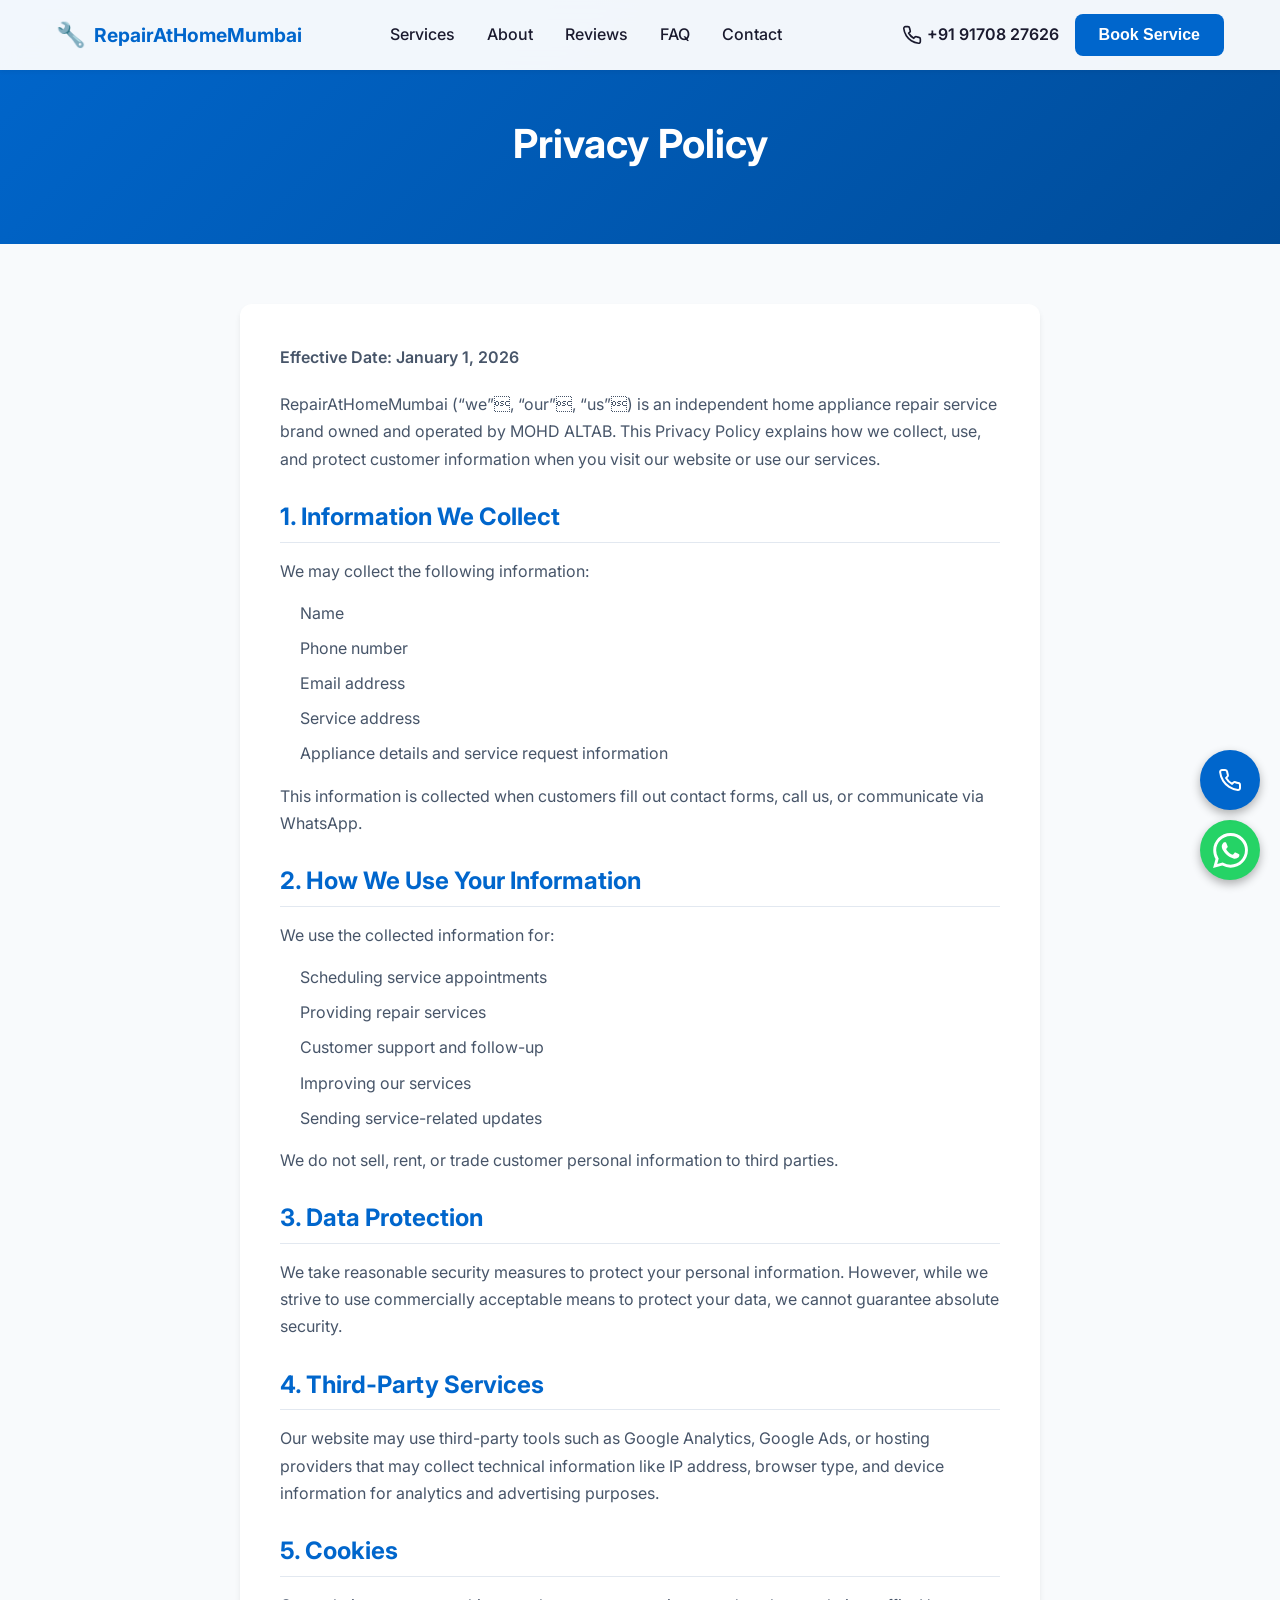
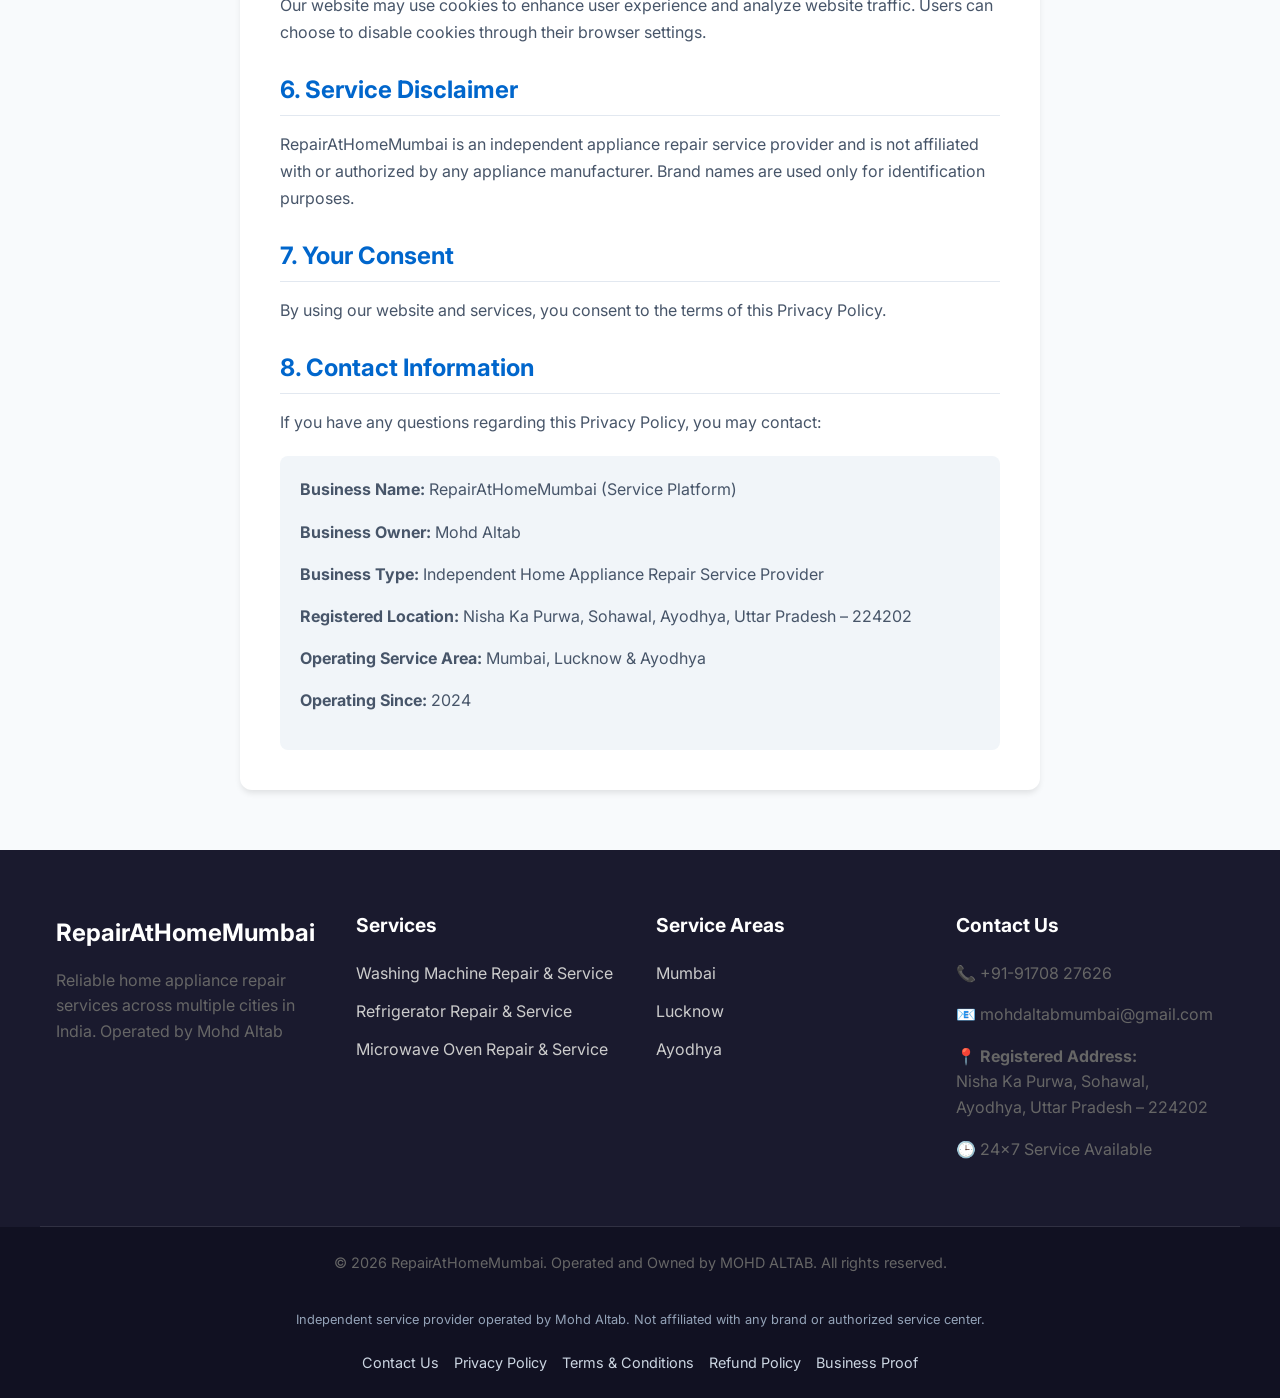
<file: privacy-policy.html>
<!DOCTYPE html>
<html lang="en">

<head>
    <!-- Google tag (gtag.js) -->
    <script async src="https://www.googletagmanager.com/gtag/js?id=AW-17969462541"></script>
    <script>
        window.dataLayer = window.dataLayer || [];
        function gtag() { dataLayer.push(arguments); }
        gtag('js', new Date());

        gtag('config', 'AW-17969462541');
    </script>
    <meta charset="UTF-8">
    <meta name="viewport" content="width=device-width, initial-scale=1.0">
    <title>Privacy Policy - RepairAtHomeMumbai Mumbai</title>
    <meta name="description"
        content="Privacy Policy for RepairAtHomeMumbai, detailing how we collect, use, and protect customer information.">
    <meta name="robots" content="index, follow">
    <link rel="canonical" href="https://www.repairathomemumbai.in/privacy-policy.html">
    <link rel="stylesheet" href="styles.css">
    <link rel="preconnect" href="https://fonts.googleapis.com">
    <link rel="preconnect" href="https://fonts.gstatic.com" crossorigin>
    <link href="https://fonts.googleapis.com/css2?family=Inter:wght@400;500;600;700&display=swap" rel="stylesheet">
    <style>
        .page-header {
            background: linear-gradient(135deg, var(--primary-color) 0%, var(--primary-dark) 100%);
            color: white;
            padding: 120px 0 60px;
            text-align: center;
        }

        .page-title {
            font-size: 2.5rem;
            margin-bottom: 1rem;
        }

        .content-section {
            padding: 60px 0;
            background: #f8fafc;
        }

        .policy-container {
            background: white;
            padding: 40px;
            border-radius: 12px;
            box-shadow: 0 4px 6px -1px rgba(0, 0, 0, 0.1);
            max-width: 800px;
            margin: 0 auto;
        }

        .policy-container h2 {
            color: var(--primary-color);
            margin-top: 30px;
            margin-bottom: 15px;
            font-size: 1.5rem;
            border-bottom: 1px solid #e2e8f0;
            padding-bottom: 10px;
        }

        .policy-container h3 {
            color: var(--text-dark);
            margin-top: 20px;
            margin-bottom: 10px;
            font-size: 1.2rem;
        }

        .policy-container p {
            margin-bottom: 15px;
            line-height: 1.7;
            color: #475569;
        }

        .policy-container ul {
            margin-bottom: 15px;
            padding-left: 20px;
            color: #475569;
        }

        .policy-container li {
            margin-bottom: 8px;
            line-height: 1.7;
        }

        .effective-date {
            font-weight: 600;
            color: var(--text-dark);
            margin-bottom: 20px !important;
        }
    </style>
</head>

<body>
    <!-- Navbar -->
    <header class="header" id="header">
        <div class="container nav-container">
            <a href="index.html" class="logo">
                <span class="logo-icon">🔧</span> RepairAtHomeMumbai
            </a>
            <nav class="nav-menu" id="nav-menu">
                <ul class="nav-list">
                    <li><a href="index.html#services" class="nav-link">Services</a></li>
                    <li><a href="index.html#about" class="nav-link">About</a></li>
                    <li><a href="index.html#reviews" class="nav-link">Reviews</a></li>
                    <li><a href="index.html#faq" class="nav-link">FAQ</a></li>
                    <li><a href="contact.html" class="nav-link">Contact</a></li>
                    <li><a href="index.html#contact" class="nav-link cta-btn mobile-only">Book Service</a></li>
                </ul>
                <div class="nav-close" id="nav-close" role="button" tabindex="0" aria-label="Close Menu">&times;</div>
            </nav>
            <div class="nav-actions">
                <a href="tel:+919170827626" class="nav-phone hide-mobile">
                    <svg width="20" height="20" viewBox="0 0 24 24" fill="none" stroke="currentColor" stroke-width="2">
                        <path
                            d="M22 16.92v3a2 2 0 0 1-2.18 2 19.79 19.79 0 0 1-8.63-3.07 19.5 19.5 0 0 1-6-6 19.79 19.79 0 0 1-3.07-8.67A2 2 0 0 1 4.11 2h3a2 2 0 0 1 2 1.72 12.84 12.84 0 0 0 .7 2.81 2 2 0 0 1-.45 2.11L8.09 9.91a16 16 0 0 0 6 6l1.27-1.27a2 2 0 0 1 2.11-.45 12.84 12.84 0 0 0 2.81.7A2 2 0 0 1 22 16.92z">
                        </path>
                    </svg>
                    +91 91708 27626
                </a>
                <button class="btn btn-primary" onclick="openModal()">Book Service</button>
                <div class="nav-toggle" id="nav-toggle" aria-label="Open Menu" role="button" tabindex="0">
                    <span></span>
                    <span></span>
                    <span></span>
                </div>
            </div>
        </div>
    </header>

    <main>
        <section class="page-header">
            <div class="container fade-up">
                <h1 class="page-title">Privacy Policy</h1>
            </div>
        </section>

        <section class="content-section">
            <div class="container fade-up">
                <div class="policy-container">
                    <p class="effective-date">Effective Date: January 1, 2026</p>
                    <p>RepairAtHomeMumbai (“we”, “our”, “us”) is an independent home appliance repair service brand owned and
                        operated by MOHD ALTAB. This Privacy Policy explains how we collect, use, and protect customer
                        information when you visit our website or use our services.</p>

                    <h2>1. Information We Collect</h2>
                    <p>We may collect the following information:</p>
                    <ul>
                        <li>Name</li>
                        <li>Phone number</li>
                        <li>Email address</li>
                        <li>Service address</li>
                        <li>Appliance details and service request information</li>
                    </ul>
                    <p>This information is collected when customers fill out contact forms, call us, or communicate via
                        WhatsApp.</p>

                    <h2>2. How We Use Your Information</h2>
                    <p>We use the collected information for:</p>
                    <ul>
                        <li>Scheduling service appointments</li>
                        <li>Providing repair services</li>
                        <li>Customer support and follow-up</li>
                        <li>Improving our services</li>
                        <li>Sending service-related updates</li>
                    </ul>
                    <p>We do not sell, rent, or trade customer personal information to third parties.</p>

                    <h2>3. Data Protection</h2>
                    <p>We take reasonable security measures to protect your personal information. However, while we
                        strive to use commercially acceptable means to protect your data, we cannot guarantee absolute
                        security.</p>

                    <h2>4. Third-Party Services</h2>
                    <p>Our website may use third-party tools such as Google Analytics, Google Ads, or hosting providers
                        that may collect technical information like IP address, browser type, and device information for
                        analytics and advertising purposes.</p>

                    <h2>5. Cookies</h2>
                    <p>Our website may use cookies to enhance user experience and analyze website traffic. Users can
                        choose to disable cookies through their browser settings.</p>

                    <h2>6. Service Disclaimer</h2>
                    <p>RepairAtHomeMumbai is an independent appliance repair service provider and is not affiliated with or
                        authorized by any appliance manufacturer. Brand names are used only for identification purposes.
                    </p>

                    <h2>7. Your Consent</h2>
                    <p>By using our website and services, you consent to the terms of this Privacy Policy.</p>

                    <h2>8. Contact Information</h2>
                    <p>If you have any questions regarding this Privacy Policy, you may contact:</p>
                  
                
                    <div style="background-color: #f1f5f9; padding: 20px; border-radius: 8px; margin-top: 20px;">
                        <p><strong>Business Name:</strong> RepairAtHomeMumbai (Service Platform)</p>
                        <p><strong>Business Owner:</strong> Mohd Altab</p>
                        <p><strong>Business Type:</strong> Independent Home Appliance Repair Service Provider</p>
                        <p><strong>Registered Location:</strong> Nisha Ka Purwa, Sohawal, Ayodhya, Uttar Pradesh – 224202</p>
                        <p><strong>Operating Service Area:</strong> Mumbai, Lucknow & Ayodhya</p>
                        <p><strong>Operating Since:</strong> 2024</p>
                    </div>
                </div>
            </div>
        </section>
    </main>

    <!-- Footer -->
    <footer class="footer">
        <div class="container grid footer-grid">
            <div class="footer-col">
                <a href="index.html" class="footer-logo">RepairAtHomeMumbai</a>
                <p>Reliable home appliance repair services across multiple cities in India. Operated by Mohd Altab</p>
            </div>
            <div class="footer-col">
                <h4>Services</h4>
                <ul>
                    <li><a href="index.html" onclick="openModal('Washing Machine Repair & Service')">Washing Machine
                            Repair & Service</a></li>
                    <li><a href="index.html" onclick="openModal('Refrigerator Repair & Service')">Refrigerator Repair &
                            Service</a></li>
                    <li><a href="index.html" onclick="openModal('Microwave Repair & Service')">Microwave Oven Repair &
                            Service</a></li>
                </ul>
            </div>
            <div class="footer-col">
                <h4>Service Areas</h4>
                <ul>
                    <li>Mumbai</li>
                    <li>Lucknow</li>
                    <li>Ayodhya</li>
                </ul>
            </div>
            <div class="footer-col">
                <a href="contact.html" style="text-decoration: none;">
                    <h4>Contact Us</h4>
                </a>
                <p>📞 <a href="tel:+919170827626">+91-91708 27626</a></p>
                <p>📧 <a href="mailto:mohdaltabmumbai@gmail.com" style="color: inherit;">mohdaltabmumbai@gmail.com</a>
                </p>
                <p>📍 <strong>Registered Address:</strong><br>Nisha Ka Purwa, Sohawal,<br>Ayodhya, Uttar Pradesh – 224202</p>
                <p>🕒 24x7 Service Available</p>
            </div>
        </div>
        <div class="footer-bottom">
            <div class="container" style="display: flex; flex-direction: column; align-items: center; gap: 10px;">
                <p>&copy; 2026 RepairAtHomeMumbai. Operated and Owned by MOHD ALTAB. All rights reserved.</p>
                <p style="font-size: 0.8rem; text-align: center; max-width: 800px; margin: 10px auto; color: #94a3b8;">Independent service provider operated by Mohd Altab. Not affiliated with any brand or authorized service center.</p>
                <div class="footer-legal-links"
                    style="display: flex; gap: 15px; flex-wrap: wrap; justify-content: center; font-size: 0.9rem;">
                    <a href="contact.html" style="color: #cbd5e1; text-decoration: none;">Contact Us</a>
                    <a href="privacy-policy.html" style="color: #cbd5e1; text-decoration: none;">Privacy Policy</a>
                    <a href="terms-conditions.html" style="color: #cbd5e1; text-decoration: none;">Terms &
                        Conditions</a>
                    <a href="refund-cancellation.html" style="color: #cbd5e1; text-decoration: none;">Refund Policy</a>
                    <a href="business-proof.html" style="color: #cbd5e1; text-decoration: none;">Business Proof</a>
                </div>
            </div>
        </div>
    </footer>

    <!-- Floating Buttons -->
    <a href="https://wa.me/919170827626?text=Hi%20RepairAtHomeMumbai,%20I%20need%2024x7%20appliance%20repair" target="_blank"
        class="float-btn float-whatsapp" aria-label="Chat on WhatsApp">
        <svg viewBox="0 0 24 24" class="whatsapp-icon" fill="white">
            <path
                d="M17.472 14.382c-.297-.149-1.758-.867-2.03-.967-.273-.099-.471-.148-.67.15-.197.297-.767.966-.94 1.164-.173.199-.347.223-.644.075-.297-.15-1.255-.463-2.39-1.475-.883-.788-1.48-1.761-1.653-2.059-.173-.297-.018-.458.13-.606.134-.133.298-.347.446-.52.149-.174.198-.298.298-.497.099-.198.05-.371-.025-.52-.075-.149-.669-1.612-.916-2.207-.242-.579-.487-.5-.669-.51-.173-.008-.371-.01-.57-.01-.198 0-.52.074-.792.372-.272.297-1.04 1.016-1.04 2.479 0 1.462 1.065 2.875 1.213 3.074.149.198 2.096 3.2 5.077 4.487.709.306 1.262.489 1.694.625.712.227 1.36.195 1.871.118.571-.085 1.758-.719 2.006-1.413.248-.694.248-1.289.173-1.413-.074-.124-.272-.198-.57-.347m-5.421 7.403h-.004a9.87 9.87 0 01-5.031-1.378l-.361-.214-3.741.982.998-3.648-.235-.374a9.86 9.86 0 01-1.51-5.26c.001-5.45 4.436-9.884 9.888-9.884 2.64 0 5.122 1.03 6.988 2.898a9.825 9.825 0 012.893 6.994c-.003 5.45-4.437 9.884-9.885 9.884m8.413-18.297A11.815 11.815 0 0012.05 0C5.495 0 .16 5.335.157 11.892c0 2.096.547 4.142 1.588 5.945L.057 24l6.305-1.654a11.882 11.882 0 005.683 1.448h.005c6.554 0 11.89-5.335 11.893-11.893a11.821 11.821 0 00-3.48-8.413Z" />
        </svg>
    </a>
    <a href="tel:+919170827626" class="float-btn float-phone" aria-label="Call Now">
        <svg width="24" height="24" viewBox="0 0 24 24" fill="none" stroke="currentColor" stroke-width="2"
            stroke-linecap="round" stroke-linejoin="round">
            <path
                d="M22 16.92v3a2 2 0 0 1-2.18 2 19.79 19.79 0 0 1-8.63-3.07 19.5 19.5 0 0 1-6-6 19.79 19.79 0 0 1-3.07-8.67A2 2 0 0 1 4.11 2h3a2 2 0 0 1 2 1.72 12.84 12.84 0 0 0 .7 2.81 2 2 0 0 1-.45 2.11L8.09 9.91a16 16 0 0 0 6 6l1.27-1.27a2 2 0 0 1 2.11-.45 12.84 12.84 0 0 0 2.81.7A2 2 0 0 1 22 16.92z">
            </path>
        </svg>
    </a>

    <!-- Modal for Booking -->
    <div class="modal-overlay" id="modal">
        <div class="modal-container">
            <button class="modal-close" onclick="closeModal()" aria-label="Close Modal">&times;</button>
            <div class="modal-header">
                <h3>Book Repair or Service</h3>
                <p>Get a callback within 10 minutes</p>
            </div>
            <form id="booking-form" class="booking-form" name="booking" action="https://formspree.io/f/mreavlrq"
                method="POST">
                <div class="form-group">
                    <label for="name">Name</label>
                    <input type="text" id="name" name="name" required placeholder="Enter your name">
                </div>
                <div class="form-group">
                    <label for="phone">Phone Number</label>
                    <input type="tel" id="phone" name="phone" required placeholder="10-digit mobile number"
                        pattern="[0-9]{10}">
                </div>
                <div class="form-group">
                    <label for="service">Service Required</label>
                    <select id="service" name="service">
                        <option value="General Inquiry">Select Service</option>
                        <option value="Washing Machine Repair">Washing Machine Repair/Service</option>
                        <option value="Refrigerator Repair">Refrigerator Repair/Service</option>
                        <option value="Microwave Repair">Microwave Repair/Service</option>
                    </select>
                </div>
                <div class="form-group">
                    <label for="location">Location (Area)</label>
                    <input type="text" id="location" name="location" placeholder="e.g. Bandra West">
                </div>
                <button type="submit" class="btn btn-primary btn-block">Confirm Booking</button>
            </form>
            <p class="form-footer">Or call us directly at <a href="tel:+919170827626">+91-91708 27626</a></p>
        </div>
    </div>

    <script src="script.js"></script>
</body>

</html>
</file>
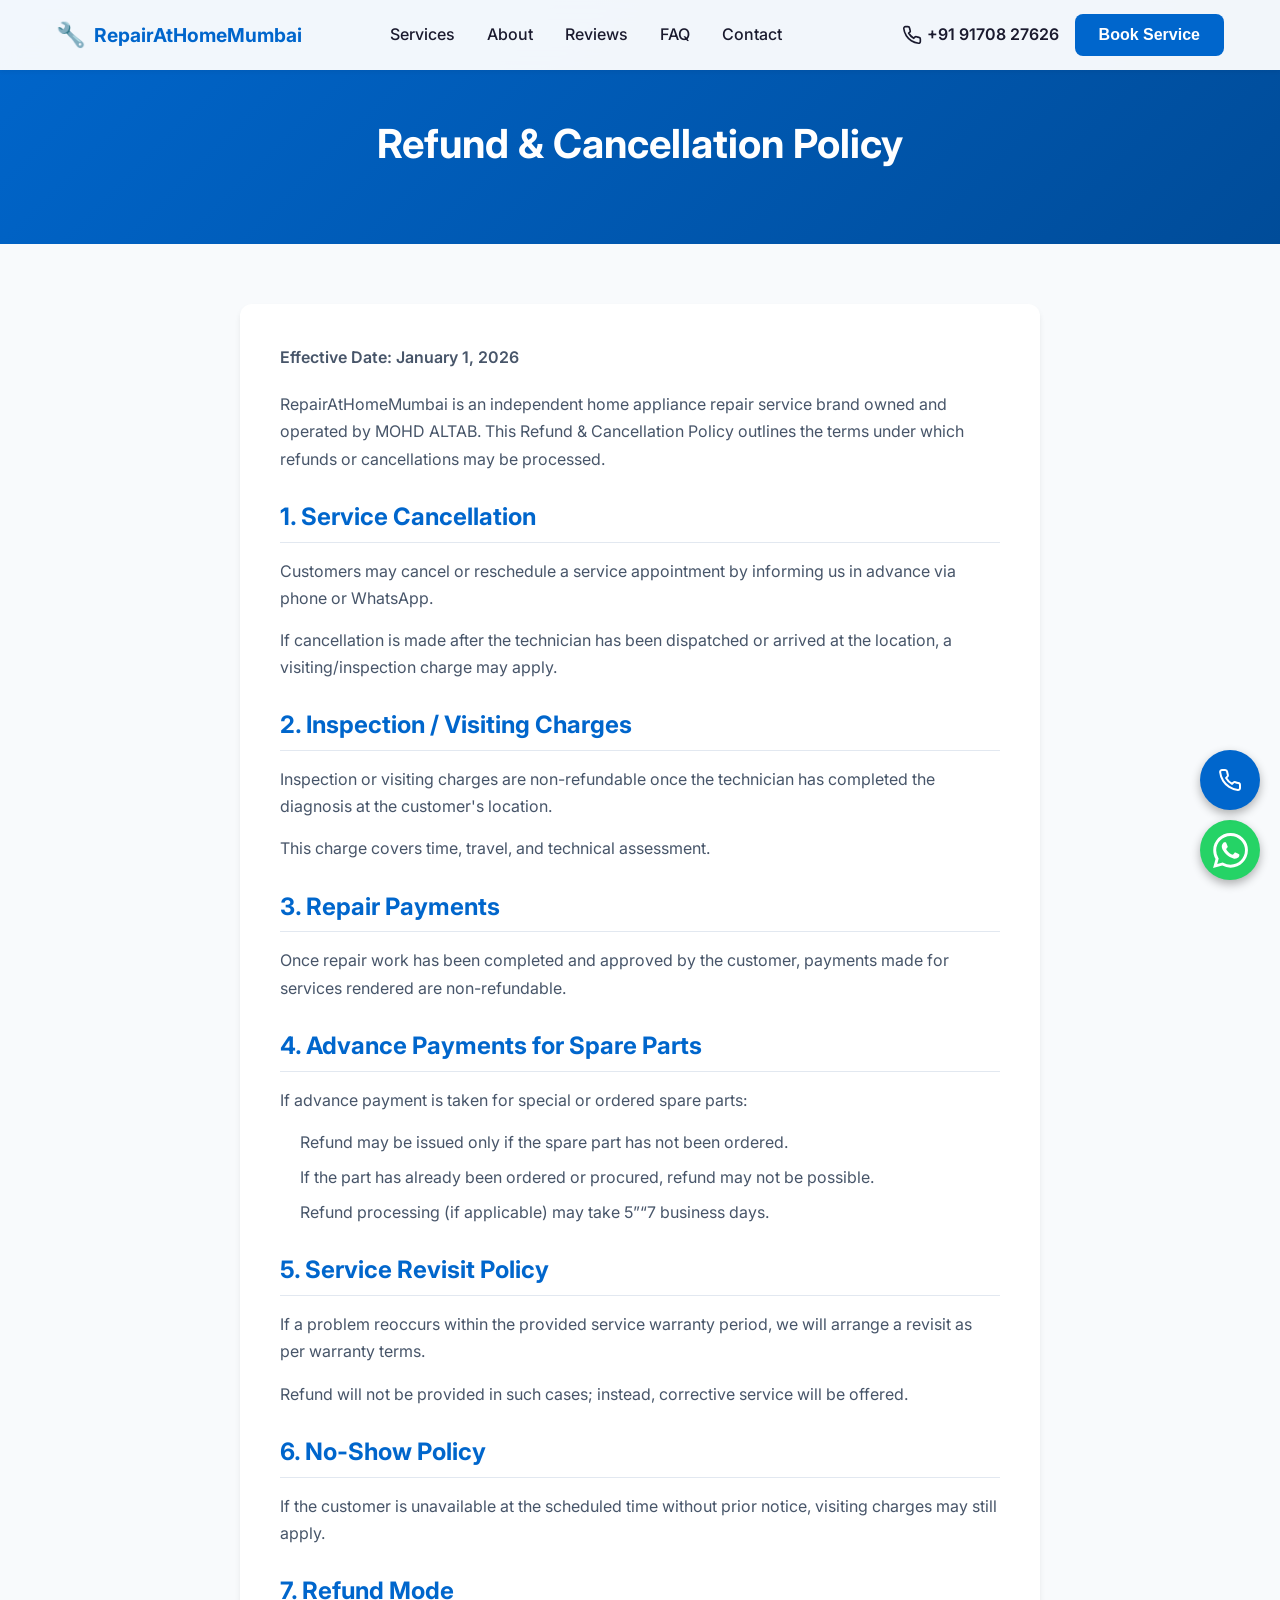
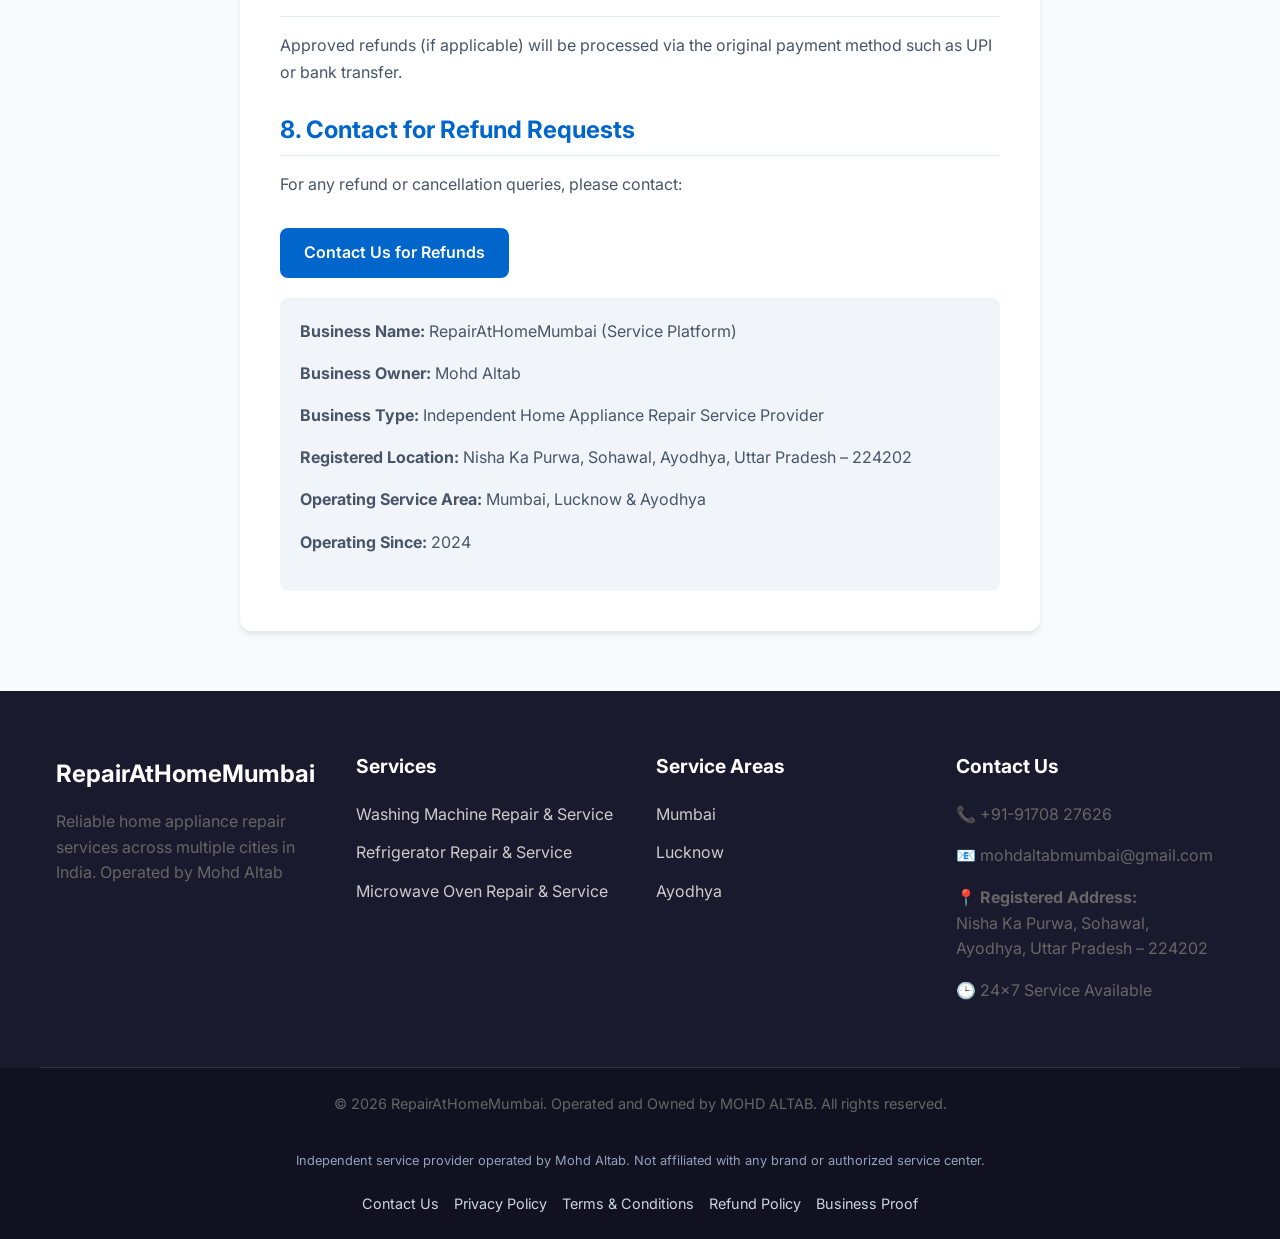
<file: refund-cancellation.html>
﻿<!DOCTYPE html>
<html lang="en">

<head>
    <!-- Google tag (gtag.js) -->
    <script async src="https://www.googletagmanager.com/gtag/js?id=AW-17969462541"></script>
    <script>
        window.dataLayer = window.dataLayer || [];
        function gtag() { dataLayer.push(arguments); }
        gtag('js', new Date());

        gtag('config', 'AW-17969462541');
    </script>
    <meta charset="UTF-8">
    <meta name="viewport" content="width=device-width, initial-scale=1.0">
    <title>Refund & Cancellation Policy - RepairAtHomeMumbai Mumbai</title>
    <meta name="description"
        content="Refund & Cancellation Policy for RepairAtHomeMumbai appliance repair services in Mumbai.">
    <meta name="robots" content="index, follow">
    <link rel="canonical" href="https://www.repairathomemumbai.in/refund-cancellation.html">
    <link rel="stylesheet" href="styles.css">
    <link rel="preconnect" href="https://fonts.googleapis.com">
    <link rel="preconnect" href="https://fonts.gstatic.com" crossorigin>
    <link href="https://fonts.googleapis.com/css2?family=Inter:wght@400;500;600;700&display=swap" rel="stylesheet">
    <style>
        .page-header {
            background: linear-gradient(135deg, var(--primary-color) 0%, var(--primary-dark) 100%);
            color: white;
            padding: 120px 0 60px;
            text-align: center;
        }

        .page-title {
            font-size: 2.5rem;
            margin-bottom: 1rem;
        }

        .content-section {
            padding: 60px 0;
            background: #f8fafc;
        }

        .policy-container {
            background: white;
            padding: 40px;
            border-radius: 12px;
            box-shadow: 0 4px 6px -1px rgba(0, 0, 0, 0.1);
            max-width: 800px;
            margin: 0 auto;
        }

        .policy-container h2 {
            color: var(--primary-color);
            margin-top: 30px;
            margin-bottom: 15px;
            font-size: 1.5rem;
            border-bottom: 1px solid #e2e8f0;
            padding-bottom: 10px;
        }

        .policy-container p {
            margin-bottom: 15px;
            line-height: 1.7;
            color: #475569;
        }

        .policy-container ul {
            margin-bottom: 15px;
            padding-left: 20px;
            color: #475569;
        }

        .policy-container li {
            margin-bottom: 8px;
            line-height: 1.7;
        }

        .effective-date {
            font-weight: 600;
            color: var(--text-dark);
            margin-bottom: 20px !important;
        }
    </style>
</head>

<body>
    <!-- Navbar -->
    <header class="header" id="header">
        <div class="container nav-container">
            <a href="index.html" class="logo">
                <span class="logo-icon">🔧</span> RepairAtHomeMumbai
            </a>
            <nav class="nav-menu" id="nav-menu">
                <ul class="nav-list">
                    <li><a href="index.html#services" class="nav-link">Services</a></li>
                    <li><a href="index.html#about" class="nav-link">About</a></li>
                    <li><a href="index.html#reviews" class="nav-link">Reviews</a></li>
                    <li><a href="index.html#faq" class="nav-link">FAQ</a></li>
                    <li><a href="contact.html" class="nav-link">Contact</a></li>
                    <li><a href="index.html#contact" class="nav-link cta-btn mobile-only">Book Service</a></li>
                </ul>
                <div class="nav-close" id="nav-close" role="button" tabindex="0" aria-label="Close Menu">&times;</div>
            </nav>
            <div class="nav-actions">
                <a href="tel:+919170827626" class="nav-phone hide-mobile">
                    <svg width="20" height="20" viewBox="0 0 24 24" fill="none" stroke="currentColor" stroke-width="2">
                        <path
                            d="M22 16.92v3a2 2 0 0 1-2.18 2 19.79 19.79 0 0 1-8.63-3.07 19.5 19.5 0 0 1-6-6 19.79 19.79 0 0 1-3.07-8.67A2 2 0 0 1 4.11 2h3a2 2 0 0 1 2 1.72 12.84 12.84 0 0 0 .7 2.81 2 2 0 0 1-.45 2.11L8.09 9.91a16 16 0 0 0 6 6l1.27-1.27a2 2 0 0 1 2.11-.45 12.84 12.84 0 0 0 2.81.7A2 2 0 0 1 22 16.92z">
                        </path>
                    </svg>
                    +91 91708 27626
                </a>
                <button class="btn btn-primary" onclick="openModal()">Book Service</button>
                <div class="nav-toggle" id="nav-toggle" aria-label="Open Menu" role="button" tabindex="0">
                    <span></span>
                    <span></span>
                    <span></span>
                </div>
            </div>
        </div>
    </header>

    <main>
        <section class="page-header">
            <div class="container fade-up">
                <h1 class="page-title">Refund & Cancellation Policy</h1>
            </div>
        </section>

        <section class="content-section">
            <div class="container fade-up">
                <div class="policy-container">
                    <p class="effective-date">Effective Date: January 1, 2026</p>
                    <p>RepairAtHomeMumbai is an independent home appliance repair service brand owned and operated by MOHD
                        ALTAB. This Refund & Cancellation Policy outlines the terms under which refunds or cancellations
                        may be processed.</p>

                    <h2>1. Service Cancellation</h2>
                    <p>Customers may cancel or reschedule a service appointment by informing us in advance via phone or
                        WhatsApp.</p>
                    <p>If cancellation is made after the technician has been dispatched or arrived at the location, a
                        visiting/inspection charge may apply.</p>

                    <h2>2. Inspection / Visiting Charges</h2>
                    <p>Inspection or visiting charges are non-refundable once the technician has completed the diagnosis
                        at the customer's location.</p>
                    <p>This charge covers time, travel, and technical assessment.</p>

                    <h2>3. Repair Payments</h2>
                    <p>Once repair work has been completed and approved by the customer, payments made for services
                        rendered are non-refundable.</p>

                    <h2>4. Advance Payments for Spare Parts</h2>
                    <p>If advance payment is taken for special or ordered spare parts:</p>
                    <ul>
                        <li>Refund may be issued only if the spare part has not been ordered.</li>
                        <li>If the part has already been ordered or procured, refund may not be possible.</li>
                        <li>Refund processing (if applicable) may take 5”“7 business days.</li>
                    </ul>

                    <h2>5. Service Revisit Policy</h2>
                    <p>If a problem reoccurs within the provided service warranty period, we will arrange a revisit as
                        per warranty terms.</p>
                    <p>Refund will not be provided in such cases; instead, corrective service will be offered.</p>

                    <h2>6. No-Show Policy</h2>
                    <p>If the customer is unavailable at the scheduled time without prior notice, visiting charges may
                        still apply.</p>

                    <h2>7. Refund Mode</h2>
                    <p>Approved refunds (if applicable) will be processed via the original payment method such as UPI or
                        bank transfer.</p>

                    <h2>8. Contact for Refund Requests</h2>
                    <p>For any refund or cancellation queries, please contact:</p>
                    
                    <div style="margin-top: 30px;">
                        <a href="contact.html" class="btn btn-primary">Contact Us for Refunds</a>
                    </div>
                
                    <div style="background-color: #f1f5f9; padding: 20px; border-radius: 8px; margin-top: 20px;">
                        <p><strong>Business Name:</strong> RepairAtHomeMumbai (Service Platform)</p>
                        <p><strong>Business Owner:</strong> Mohd Altab</p>
                        <p><strong>Business Type:</strong> Independent Home Appliance Repair Service Provider</p>
                        <p><strong>Registered Location:</strong> Nisha Ka Purwa, Sohawal, Ayodhya, Uttar Pradesh – 224202</p>
                        <p><strong>Operating Service Area:</strong> Mumbai, Lucknow & Ayodhya</p>
                        <p><strong>Operating Since:</strong> 2024</p>
                    </div>
                </div>
            </div>
        </section>
    </main>

    <!-- Footer -->
    <footer class="footer">
        <div class="container grid footer-grid">
            <div class="footer-col">
                <a href="index.html" class="footer-logo">RepairAtHomeMumbai</a>
                <p>Reliable home appliance repair services across multiple cities in India. Operated by Mohd Altab</p>
            </div>
            <div class="footer-col">
                <h4>Services</h4>
                <ul>
                    <li><a href="index.html" onclick="openModal('Washing Machine Repair & Service')">Washing Machine
                            Repair & Service</a></li>
                    <li><a href="index.html" onclick="openModal('Refrigerator Repair & Service')">Refrigerator Repair &
                            Service</a></li>
                    <li><a href="index.html" onclick="openModal('Microwave Repair & Service')">Microwave Oven Repair &
                            Service</a></li>
                </ul>
            </div>
            <div class="footer-col">
                <h4>Service Areas</h4>
                <ul>
                    <li>Mumbai</li>
                    <li>Lucknow</li>
                    <li>Ayodhya</li>
                </ul>
            </div>
            <div class="footer-col">
                <a href="contact.html" style="text-decoration: none;">
                    <h4>Contact Us</h4>
                </a>
                <p>📞 <a href="tel:+919170827626">+91-91708 27626</a></p>
                <p>📧 <a href="mailto:mohdaltabmumbai@gmail.com" style="color: inherit;">mohdaltabmumbai@gmail.com</a>
                </p>
                <p>📍 <strong>Registered Address:</strong><br>Nisha Ka Purwa, Sohawal,<br>Ayodhya, Uttar Pradesh – 224202</p>
                <p>🕒 24x7 Service Available</p>
            </div>
        </div>
        <div class="footer-bottom">
            <div class="container" style="display: flex; flex-direction: column; align-items: center; gap: 10px;">
                <p>&copy; 2026 RepairAtHomeMumbai. Operated and Owned by MOHD ALTAB. All rights reserved.</p>
                <p style="font-size: 0.8rem; text-align: center; max-width: 800px; margin: 10px auto; color: #94a3b8;">Independent service provider operated by Mohd Altab. Not affiliated with any brand or authorized service center.</p>
                <div class="footer-legal-links"
                    style="display: flex; gap: 15px; flex-wrap: wrap; justify-content: center; font-size: 0.9rem;">
                    <a href="contact.html" style="color: #cbd5e1; text-decoration: none;">Contact Us</a>
                    <a href="privacy-policy.html" style="color: #cbd5e1; text-decoration: none;">Privacy Policy</a>
                    <a href="terms-conditions.html" style="color: #cbd5e1; text-decoration: none;">Terms &
                        Conditions</a>
                    <a href="refund-cancellation.html" style="color: #cbd5e1; text-decoration: none;">Refund Policy</a>
                    <a href="business-proof.html" style="color: #cbd5e1; text-decoration: none;">Business Proof</a>
                </div>
            </div>
        </div>
    </footer>

    <!-- Floating Buttons -->
    <a href="https://wa.me/919170827626?text=Hi%20RepairAtHomeMumbai,%20I%20need%2024x7%20appliance%20repair" target="_blank"
        class="float-btn float-whatsapp" aria-label="Chat on WhatsApp">
        <svg viewBox="0 0 24 24" class="whatsapp-icon" fill="white">
            <path
                d="M17.472 14.382c-.297-.149-1.758-.867-2.03-.967-.273-.099-.471-.148-.67.15-.197.297-.767.966-.94 1.164-.173.199-.347.223-.644.075-.297-.15-1.255-.463-2.39-1.475-.883-.788-1.48-1.761-1.653-2.059-.173-.297-.018-.458.13-.606.134-.133.298-.347.446-.52.149-.174.198-.298.298-.497.099-.198.05-.371-.025-.52-.075-.149-.669-1.612-.916-2.207-.242-.579-.487-.5-.669-.51-.173-.008-.371-.01-.57-.01-.198 0-.52.074-.792.372-.272.297-1.04 1.016-1.04 2.479 0 1.462 1.065 2.875 1.213 3.074.149.198 2.096 3.2 5.077 4.487.709.306 1.262.489 1.694.625.712.227 1.36.195 1.871.118.571-.085 1.758-.719 2.006-1.413.248-.694.248-1.289.173-1.413-.074-.124-.272-.198-.57-.347m-5.421 7.403h-.004a9.87 9.87 0 01-5.031-1.378l-.361-.214-3.741.982.998-3.648-.235-.374a9.86 9.86 0 01-1.51-5.26c.001-5.45 4.436-9.884 9.888-9.884 2.64 0 5.122 1.03 6.988 2.898a9.825 9.825 0 012.893 6.994c-.003 5.45-4.437 9.884-9.885 9.884m8.413-18.297A11.815 11.815 0 0012.05 0C5.495 0 .16 5.335.157 11.892c0 2.096.547 4.142 1.588 5.945L.057 24l6.305-1.654a11.882 11.882 0 005.683 1.448h.005c6.554 0 11.89-5.335 11.893-11.893a11.821 11.821 0 00-3.48-8.413Z" />
        </svg>
    </a>
    <a href="tel:+919170827626" class="float-btn float-phone" aria-label="Call Now">
        <svg width="24" height="24" viewBox="0 0 24 24" fill="none" stroke="currentColor" stroke-width="2"
            stroke-linecap="round" stroke-linejoin="round">
            <path
                d="M22 16.92v3a2 2 0 0 1-2.18 2 19.79 19.79 0 0 1-8.63-3.07 19.5 19.5 0 0 1-6-6 19.79 19.79 0 0 1-3.07-8.67A2 2 0 0 1 4.11 2h3a2 2 0 0 1 2 1.72 12.84 12.84 0 0 0 .7 2.81 2 2 0 0 1-.45 2.11L8.09 9.91a16 16 0 0 0 6 6l1.27-1.27a2 2 0 0 1 2.11-.45 12.84 12.84 0 0 0 2.81.7A2 2 0 0 1 22 16.92z">
            </path>
        </svg>
    </a>

    <!-- Modal for Booking -->
    <div class="modal-overlay" id="modal">
        <div class="modal-container">
            <button class="modal-close" onclick="closeModal()" aria-label="Close Modal">&times;</button>
            <div class="modal-header">
                <h3>Book Repair or Service</h3>
                <p>Get a callback within 10 minutes</p>
            </div>
            <form id="booking-form" class="booking-form" name="booking" action="https://formspree.io/f/mreavlrq"
                method="POST">
                <div class="form-group">
                    <label for="name">Name</label>
                    <input type="text" id="name" name="name" required placeholder="Enter your name">
                </div>
                <div class="form-group">
                    <label for="phone">Phone Number</label>
                    <input type="tel" id="phone" name="phone" required placeholder="10-digit mobile number"
                        pattern="[0-9]{10}">
                </div>
                <div class="form-group">
                    <label for="service">Service Required</label>
                    <select id="service" name="service">
                        <option value="General Inquiry">Select Service</option>
                        <option value="Washing Machine Repair">Washing Machine Repair/Service</option>
                        <option value="Refrigerator Repair">Refrigerator Repair/Service</option>
                        <option value="Microwave Repair">Microwave Repair/Service</option>
                    </select>
                </div>
                <div class="form-group">
                    <label for="location">Location (Area)</label>
                    <input type="text" id="location" name="location" placeholder="e.g. Bandra West">
                </div>
                <button type="submit" class="btn btn-primary btn-block">Confirm Booking</button>
            </form>
            <p class="form-footer">Or call us directly at <a href="tel:+919170827626">+91-91708 27626</a></p>
        </div>
    </div>

    <script src="script.js"></script>
</body>

</html>
</file>
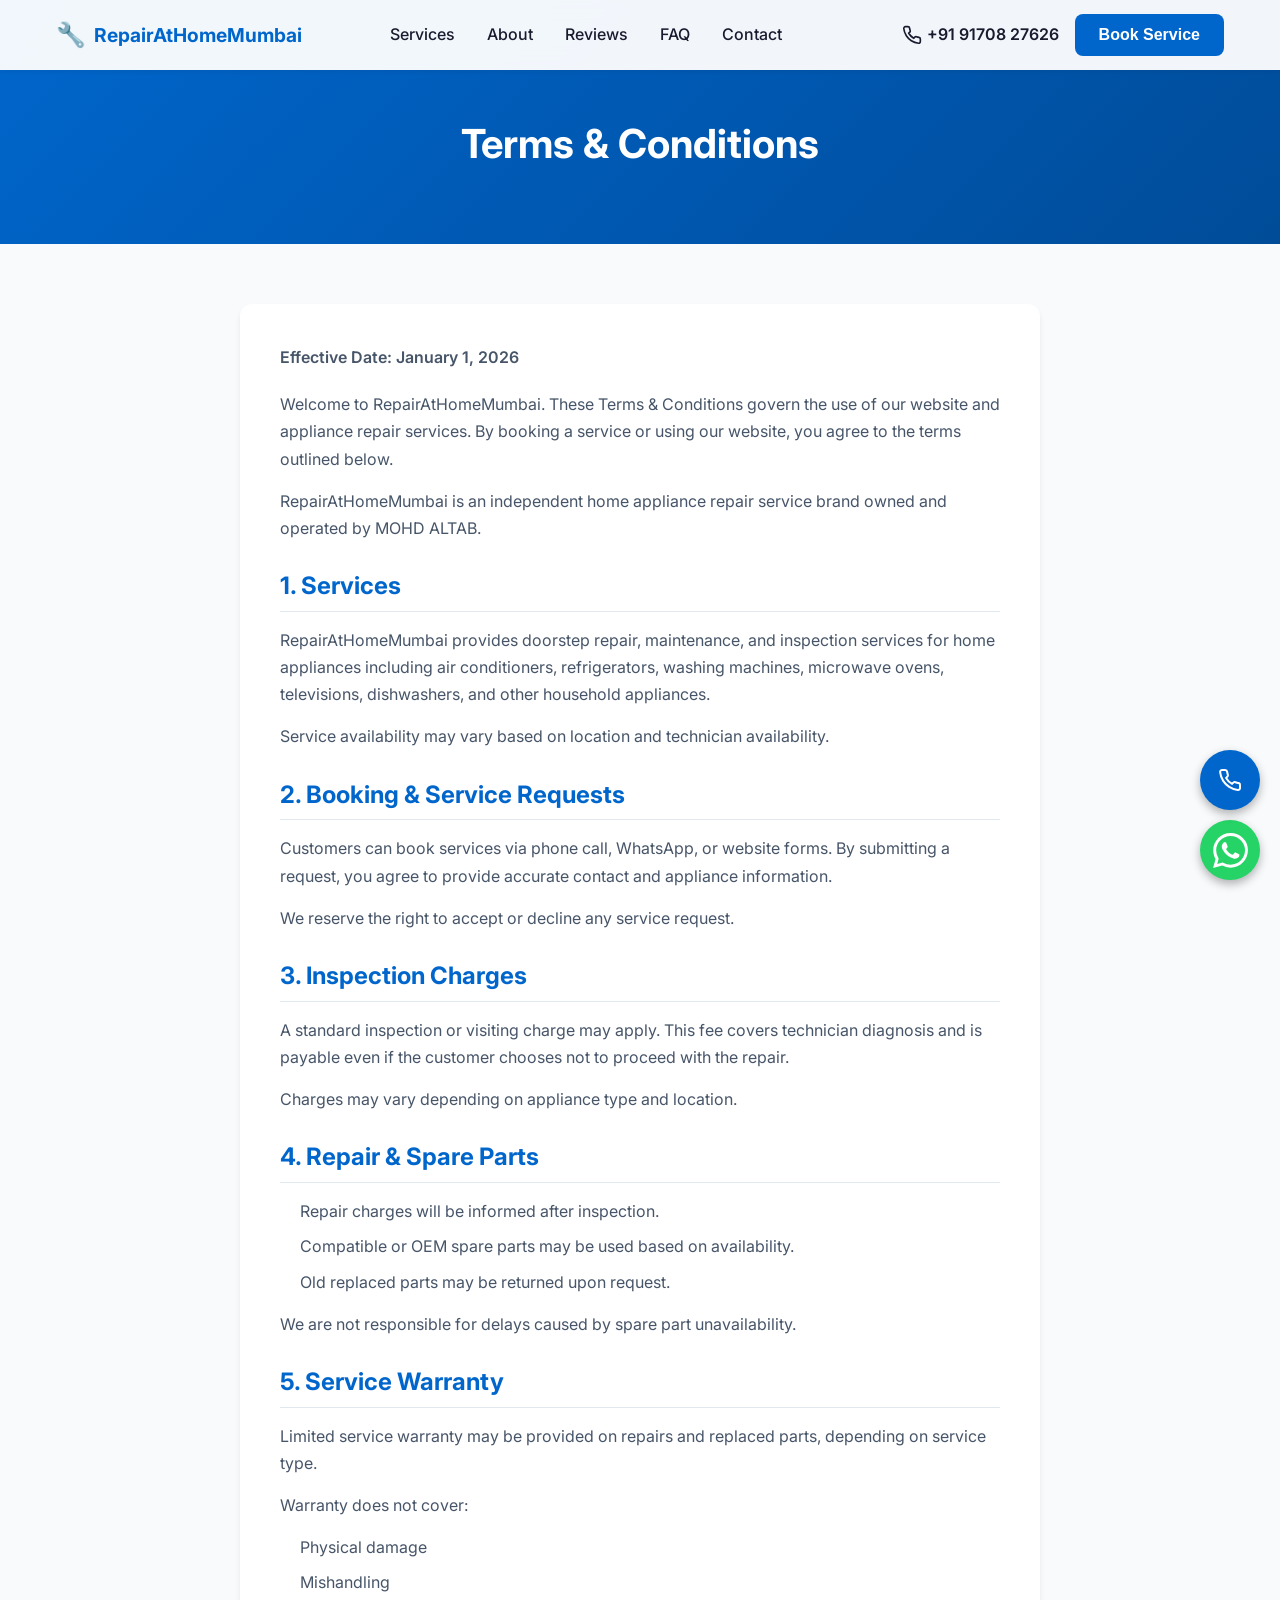
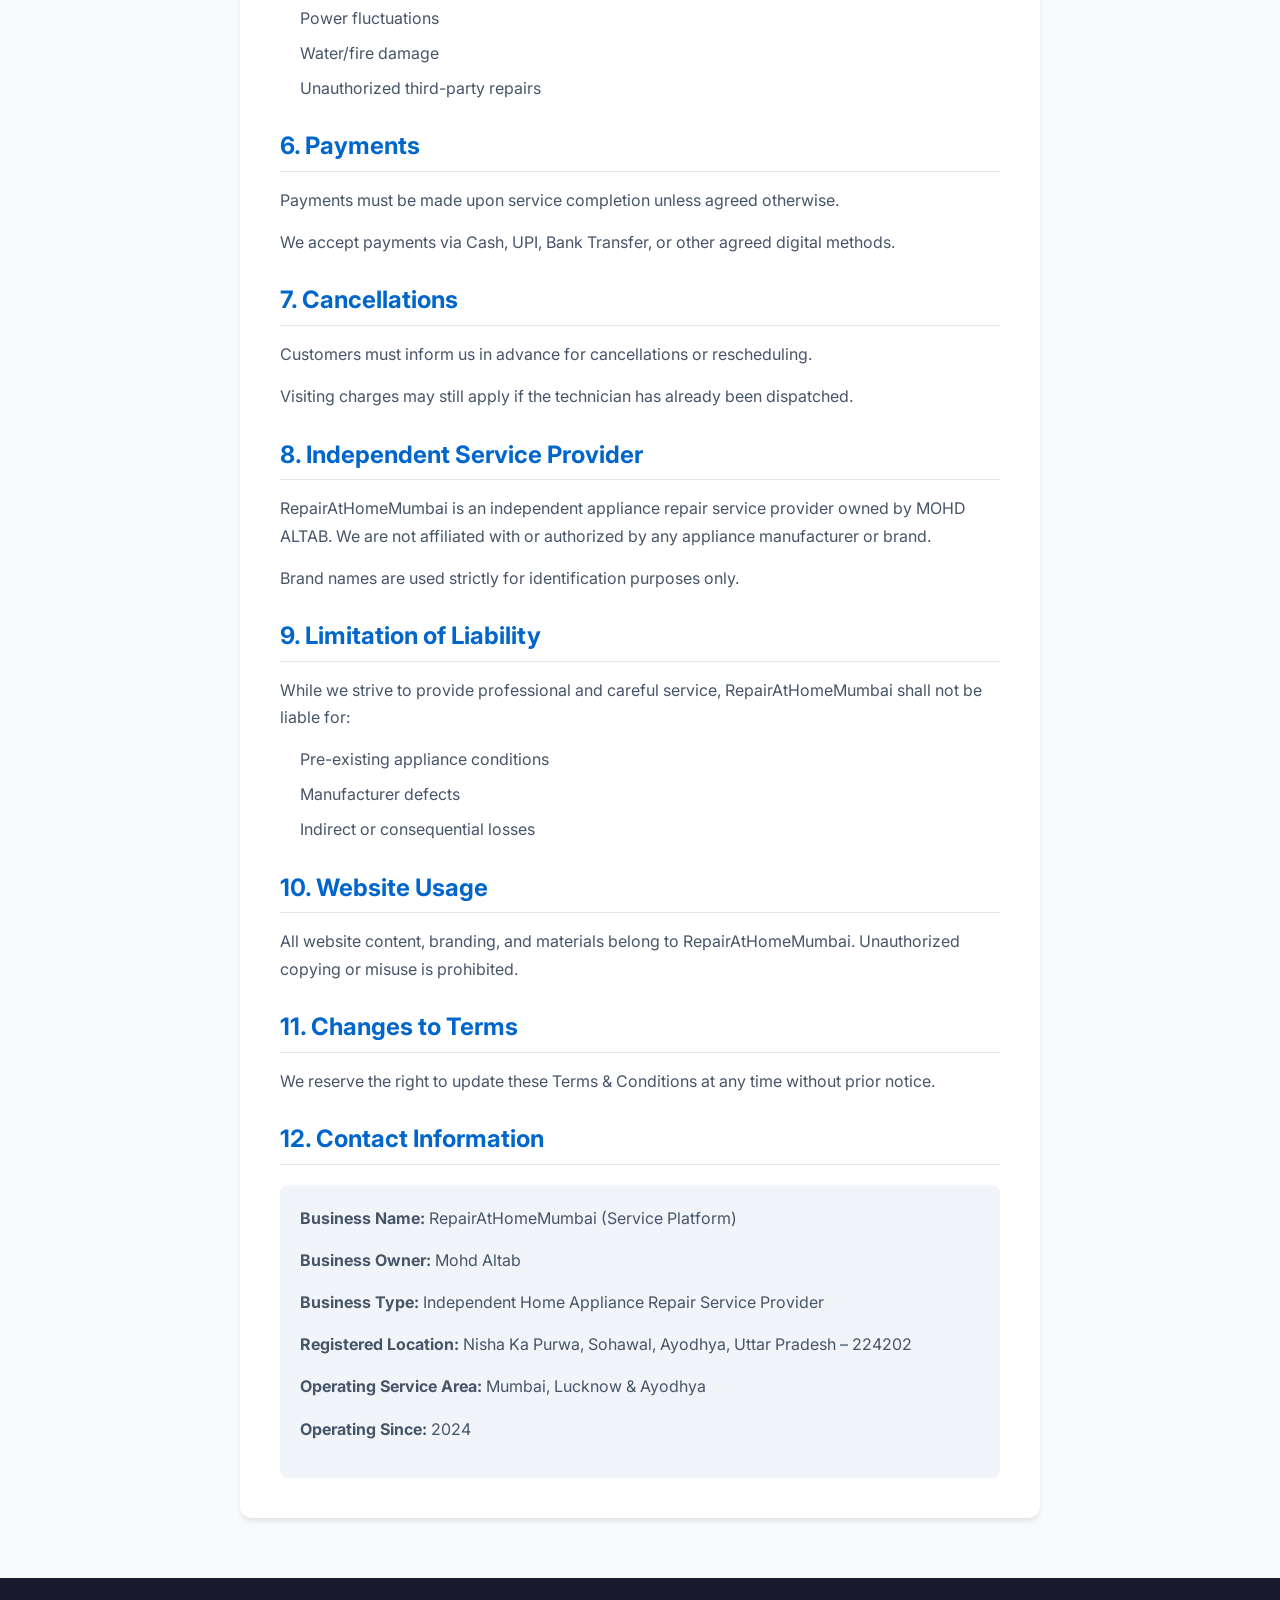
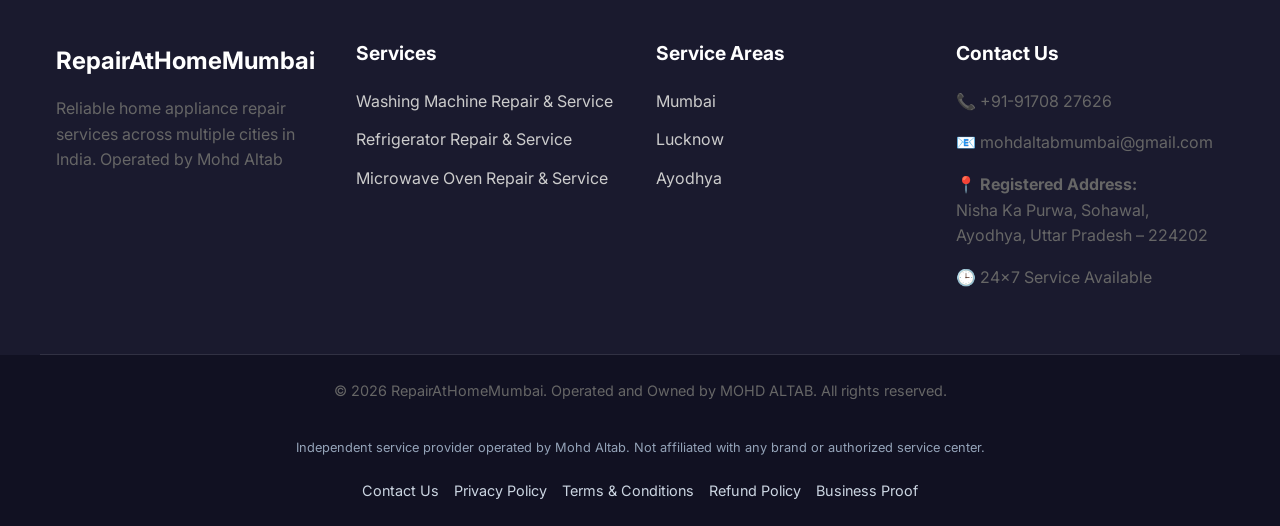
<file: terms-conditions.html>
﻿<!DOCTYPE html>
<html lang="en">

<head>
    <!-- Google tag (gtag.js) -->
    <script async src="https://www.googletagmanager.com/gtag/js?id=AW-17969462541"></script>
    <script>
        window.dataLayer = window.dataLayer || [];
        function gtag() { dataLayer.push(arguments); }
        gtag('js', new Date());

        gtag('config', 'AW-17969462541');
    </script>
    <meta charset="UTF-8">
    <meta name="viewport" content="width=device-width, initial-scale=1.0">
    <title>Terms & Conditions - RepairAtHomeMumbai Mumbai</title>
    <meta name="description" content="Terms & Conditions for using RepairAtHomeMumbai appliance repair services in Mumbai.">
    <meta name="robots" content="index, follow">
    <link rel="canonical" href="https://www.repairathomemumbai.in/terms-conditions.html">
    <link rel="stylesheet" href="styles.css">
    <link rel="preconnect" href="https://fonts.googleapis.com">
    <link rel="preconnect" href="https://fonts.gstatic.com" crossorigin>
    <link href="https://fonts.googleapis.com/css2?family=Inter:wght@400;500;600;700&display=swap" rel="stylesheet">
    <style>
        .page-header {
            background: linear-gradient(135deg, var(--primary-color) 0%, var(--primary-dark) 100%);
            color: white;
            padding: 120px 0 60px;
            text-align: center;
        }

        .page-title {
            font-size: 2.5rem;
            margin-bottom: 1rem;
        }

        .content-section {
            padding: 60px 0;
            background: #f8fafc;
        }

        .policy-container {
            background: white;
            padding: 40px;
            border-radius: 12px;
            box-shadow: 0 4px 6px -1px rgba(0, 0, 0, 0.1);
            max-width: 800px;
            margin: 0 auto;
        }

        .policy-container h2 {
            color: var(--primary-color);
            margin-top: 30px;
            margin-bottom: 15px;
            font-size: 1.5rem;
            border-bottom: 1px solid #e2e8f0;
            padding-bottom: 10px;
        }

        .policy-container p {
            margin-bottom: 15px;
            line-height: 1.7;
            color: #475569;
        }

        .policy-container ul {
            margin-bottom: 15px;
            padding-left: 20px;
            color: #475569;
        }

        .policy-container li {
            margin-bottom: 8px;
            line-height: 1.7;
        }

        .effective-date {
            font-weight: 600;
            color: var(--text-dark);
            margin-bottom: 20px !important;
        }
    </style>
</head>

<body>
    <!-- Navbar -->
    <header class="header" id="header">
        <div class="container nav-container">
            <a href="index.html" class="logo">
                <span class="logo-icon">🔧</span> RepairAtHomeMumbai
            </a>
            <nav class="nav-menu" id="nav-menu">
                <ul class="nav-list">
                    <li><a href="index.html#services" class="nav-link">Services</a></li>
                    <li><a href="index.html#about" class="nav-link">About</a></li>
                    <li><a href="index.html#reviews" class="nav-link">Reviews</a></li>
                    <li><a href="index.html#faq" class="nav-link">FAQ</a></li>
                    <li><a href="contact.html" class="nav-link">Contact</a></li>
                    <li><a href="index.html#contact" class="nav-link cta-btn mobile-only">Book Service</a></li>
                </ul>
                <div class="nav-close" id="nav-close" role="button" tabindex="0" aria-label="Close Menu">&times;</div>
            </nav>
            <div class="nav-actions">
                <a href="tel:+919170827626" class="nav-phone hide-mobile">
                    <svg width="20" height="20" viewBox="0 0 24 24" fill="none" stroke="currentColor" stroke-width="2">
                        <path
                            d="M22 16.92v3a2 2 0 0 1-2.18 2 19.79 19.79 0 0 1-8.63-3.07 19.5 19.5 0 0 1-6-6 19.79 19.79 0 0 1-3.07-8.67A2 2 0 0 1 4.11 2h3a2 2 0 0 1 2 1.72 12.84 12.84 0 0 0 .7 2.81 2 2 0 0 1-.45 2.11L8.09 9.91a16 16 0 0 0 6 6l1.27-1.27a2 2 0 0 1 2.11-.45 12.84 12.84 0 0 0 2.81.7A2 2 0 0 1 22 16.92z">
                        </path>
                    </svg>
                    +91 91708 27626
                </a>
                <button class="btn btn-primary" onclick="openModal()">Book Service</button>
                <div class="nav-toggle" id="nav-toggle" aria-label="Open Menu" role="button" tabindex="0">
                    <span></span>
                    <span></span>
                    <span></span>
                </div>
            </div>
        </div>
    </header>

    <main>
        <section class="page-header">
            <div class="container fade-up">
                <h1 class="page-title">Terms & Conditions</h1>
            </div>
        </section>

        <section class="content-section">
            <div class="container fade-up">
                <div class="policy-container">
                    <p class="effective-date">Effective Date: January 1, 2026</p>
                    <p>Welcome to RepairAtHomeMumbai. These Terms & Conditions govern the use of our website and appliance
                        repair services. By booking a service or using our website, you agree to the terms outlined
                        below.</p>
                    <p>RepairAtHomeMumbai is an independent home appliance repair service brand owned and operated by MOHD
                        ALTAB.</p>

                    <h2>1. Services</h2>
                    <p>RepairAtHomeMumbai provides doorstep repair, maintenance, and inspection services for home appliances
                        including air conditioners, refrigerators, washing machines, microwave ovens, televisions,
                        dishwashers, and other household appliances.</p>
                    <p>Service availability may vary based on location and technician availability.</p>

                    <h2>2. Booking & Service Requests</h2>
                    <p>Customers can book services via phone call, WhatsApp, or website forms. By submitting a request,
                        you agree to provide accurate contact and appliance information.</p>
                    <p>We reserve the right to accept or decline any service request.</p>

                    <h2>3. Inspection Charges</h2>
                    <p>A standard inspection or visiting charge may apply. This fee covers technician diagnosis and is
                        payable even if the customer chooses not to proceed with the repair.</p>
                    <p>Charges may vary depending on appliance type and location.</p>

                    <h2>4. Repair & Spare Parts</h2>
                    <ul>
                        <li>Repair charges will be informed after inspection.</li>
                        <li>Compatible or OEM spare parts may be used based on availability.</li>
                        <li>Old replaced parts may be returned upon request.</li>
                    </ul>
                    <p>We are not responsible for delays caused by spare part unavailability.</p>

                    <h2>5. Service Warranty</h2>
                    <p>Limited service warranty may be provided on repairs and replaced parts, depending on service
                        type.</p>
                    <p>Warranty does not cover:</p>
                    <ul>
                        <li>Physical damage</li>
                        <li>Mishandling</li>
                        <li>Power fluctuations</li>
                        <li>Water/fire damage</li>
                        <li>Unauthorized third-party repairs</li>
                    </ul>

                    <h2>6. Payments</h2>
                    <p>Payments must be made upon service completion unless agreed otherwise.</p>
                    <p>We accept payments via Cash, UPI, Bank Transfer, or other agreed digital methods.</p>

                    <h2>7. Cancellations</h2>
                    <p>Customers must inform us in advance for cancellations or rescheduling.</p>
                    <p>Visiting charges may still apply if the technician has already been dispatched.</p>

                    <h2>8. Independent Service Provider</h2>
                    <p>RepairAtHomeMumbai is an independent appliance repair service provider owned by MOHD ALTAB. We are not
                        affiliated with or authorized by any appliance manufacturer or brand.</p>
                    <p>Brand names are used strictly for identification purposes only.</p>

                    <h2>9. Limitation of Liability</h2>
                    <p>While we strive to provide professional and careful service, RepairAtHomeMumbai shall not be liable
                        for:</p>
                    <ul>
                        <li>Pre-existing appliance conditions</li>
                        <li>Manufacturer defects</li>
                        <li>Indirect or consequential losses</li>
                    </ul>

                    <h2>10. Website Usage</h2>
                    <p>All website content, branding, and materials belong to RepairAtHomeMumbai. Unauthorized copying or
                        misuse is prohibited.</p>

                    <h2>11. Changes to Terms</h2>
                    <p>We reserve the right to update these Terms & Conditions at any time without prior notice.</p>

                    <h2>12. Contact Information</h2>

                
                    <div style="background-color: #f1f5f9; padding: 20px; border-radius: 8px; margin-top: 20px;">
                        <p><strong>Business Name:</strong> RepairAtHomeMumbai (Service Platform)</p>
                        <p><strong>Business Owner:</strong> Mohd Altab</p>
                        <p><strong>Business Type:</strong> Independent Home Appliance Repair Service Provider</p>
                        <p><strong>Registered Location:</strong> Nisha Ka Purwa, Sohawal, Ayodhya, Uttar Pradesh – 224202</p>
                        <p><strong>Operating Service Area:</strong> Mumbai, Lucknow & Ayodhya</p>
                        <p><strong>Operating Since:</strong> 2024</p>
                    </div>
                </div>
            </div>
        </section>
    </main>

    <!-- Footer -->
    <footer class="footer">
        <div class="container grid footer-grid">
            <div class="footer-col">
                <a href="index.html" class="footer-logo">RepairAtHomeMumbai</a>
                <p>Reliable home appliance repair services across multiple cities in India. Operated by Mohd Altab</p>
            </div>
            <div class="footer-col">
                <h4>Services</h4>
                <ul>
                    <li><a href="index.html" onclick="openModal('Washing Machine Repair & Service')">Washing Machine
                            Repair & Service</a></li>
                    <li><a href="index.html" onclick="openModal('Refrigerator Repair & Service')">Refrigerator Repair &
                            Service</a></li>
                    <li><a href="index.html" onclick="openModal('Microwave Repair & Service')">Microwave Oven Repair &
                            Service</a></li>
                </ul>
            </div>
            <div class="footer-col">
                <h4>Service Areas</h4>
                <ul>
                    <li>Mumbai</li>
                    <li>Lucknow</li>
                    <li>Ayodhya</li>
                </ul>
            </div>
            <div class="footer-col">
                <a href="contact.html" style="text-decoration: none;">
                    <h4>Contact Us</h4>
                </a>
                <p>📞 <a href="tel:+919170827626">+91-91708 27626</a></p>
                <p>📧 <a href="mailto:mohdaltabmumbai@gmail.com" style="color: inherit;">mohdaltabmumbai@gmail.com</a>
                </p>
                <p>📍 <strong>Registered Address:</strong><br>Nisha Ka Purwa, Sohawal,<br>Ayodhya, Uttar Pradesh – 224202</p>
                <p>🕒 24x7 Service Available</p>
            </div>
        </div>
        <div class="footer-bottom">
            <div class="container" style="display: flex; flex-direction: column; align-items: center; gap: 10px;">
                <p>&copy; 2026 RepairAtHomeMumbai. Operated and Owned by MOHD ALTAB. All rights reserved.</p>
                <p style="font-size: 0.8rem; text-align: center; max-width: 800px; margin: 10px auto; color: #94a3b8;">Independent service provider operated by Mohd Altab. Not affiliated with any brand or authorized service center.</p>
                <div class="footer-legal-links"
                    style="display: flex; gap: 15px; flex-wrap: wrap; justify-content: center; font-size: 0.9rem;">
                    <a href="contact.html" style="color: #cbd5e1; text-decoration: none;">Contact Us</a>
                    <a href="privacy-policy.html" style="color: #cbd5e1; text-decoration: none;">Privacy Policy</a>
                    <a href="terms-conditions.html" style="color: #cbd5e1; text-decoration: none;">Terms &
                        Conditions</a>
                    <a href="refund-cancellation.html" style="color: #cbd5e1; text-decoration: none;">Refund Policy</a>
                    <a href="business-proof.html" style="color: #cbd5e1; text-decoration: none;">Business Proof</a>
                </div>
            </div>
        </div>
    </footer>

    <!-- Floating Buttons -->
    <a href="https://wa.me/919170827626?text=Hi%20RepairAtHomeMumbai,%20I%20need%2024x7%20appliance%20repair" target="_blank"
        class="float-btn float-whatsapp" aria-label="Chat on WhatsApp">
        <svg viewBox="0 0 24 24" class="whatsapp-icon" fill="white">
            <path
                d="M17.472 14.382c-.297-.149-1.758-.867-2.03-.967-.273-.099-.471-.148-.67.15-.197.297-.767.966-.94 1.164-.173.199-.347.223-.644.075-.297-.15-1.255-.463-2.39-1.475-.883-.788-1.48-1.761-1.653-2.059-.173-.297-.018-.458.13-.606.134-.133.298-.347.446-.52.149-.174.198-.298.298-.497.099-.198.05-.371-.025-.52-.075-.149-.669-1.612-.916-2.207-.242-.579-.487-.5-.669-.51-.173-.008-.371-.01-.57-.01-.198 0-.52.074-.792.372-.272.297-1.04 1.016-1.04 2.479 0 1.462 1.065 2.875 1.213 3.074.149.198 2.096 3.2 5.077 4.487.709.306 1.262.489 1.694.625.712.227 1.36.195 1.871.118.571-.085 1.758-.719 2.006-1.413.248-.694.248-1.289.173-1.413-.074-.124-.272-.198-.57-.347m-5.421 7.403h-.004a9.87 9.87 0 01-5.031-1.378l-.361-.214-3.741.982.998-3.648-.235-.374a9.86 9.86 0 01-1.51-5.26c.001-5.45 4.436-9.884 9.888-9.884 2.64 0 5.122 1.03 6.988 2.898a9.825 9.825 0 012.893 6.994c-.003 5.45-4.437 9.884-9.885 9.884m8.413-18.297A11.815 11.815 0 0012.05 0C5.495 0 .16 5.335.157 11.892c0 2.096.547 4.142 1.588 5.945L.057 24l6.305-1.654a11.882 11.882 0 005.683 1.448h.005c6.554 0 11.89-5.335 11.893-11.893a11.821 11.821 0 00-3.48-8.413Z" />
        </svg>
    </a>
    <a href="tel:+919170827626" class="float-btn float-phone" aria-label="Call Now">
        <svg width="24" height="24" viewBox="0 0 24 24" fill="none" stroke="currentColor" stroke-width="2"
            stroke-linecap="round" stroke-linejoin="round">
            <path
                d="M22 16.92v3a2 2 0 0 1-2.18 2 19.79 19.79 0 0 1-8.63-3.07 19.5 19.5 0 0 1-6-6 19.79 19.79 0 0 1-3.07-8.67A2 2 0 0 1 4.11 2h3a2 2 0 0 1 2 1.72 12.84 12.84 0 0 0 .7 2.81 2 2 0 0 1-.45 2.11L8.09 9.91a16 16 0 0 0 6 6l1.27-1.27a2 2 0 0 1 2.11-.45 12.84 12.84 0 0 0 2.81.7A2 2 0 0 1 22 16.92z">
            </path>
        </svg>
    </a>

    <!-- Modal for Booking -->
    <div class="modal-overlay" id="modal">
        <div class="modal-container">
            <button class="modal-close" onclick="closeModal()" aria-label="Close Modal">&times;</button>
            <div class="modal-header">
                <h3>Book Repair or Service</h3>
                <p>Get a callback within 10 minutes</p>
            </div>
            <form id="booking-form" class="booking-form" name="booking" action="https://formspree.io/f/mreavlrq"
                method="POST">
                <div class="form-group">
                    <label for="name">Name</label>
                    <input type="text" id="name" name="name" required placeholder="Enter your name">
                </div>
                <div class="form-group">
                    <label for="phone">Phone Number</label>
                    <input type="tel" id="phone" name="phone" required placeholder="10-digit mobile number"
                        pattern="[0-9]{10}">
                </div>
                <div class="form-group">
                    <label for="service">Service Required</label>
                    <select id="service" name="service">
                        <option value="General Inquiry">Select Service</option>
                        <option value="Washing Machine Repair">Washing Machine Repair/Service</option>
                        <option value="Refrigerator Repair">Refrigerator Repair/Service</option>
                        <option value="Microwave Repair">Microwave Repair/Service</option>
                    </select>
                </div>
                <div class="form-group">
                    <label for="location">Location (Area)</label>
                    <input type="text" id="location" name="location" placeholder="e.g. Bandra West">
                </div>
                <button type="submit" class="btn btn-primary btn-block">Confirm Booking</button>
            </form>
            <p class="form-footer">Or call us directly at <a href="tel:+919170827626">+91-91708 27626</a></p>
        </div>
    </div>

    <script src="script.js"></script>
</body>

</html>
</file>
<file: styles.css>
:root {
    --primary-color: #0066cc;
    --primary-dark: #004c99;
    --secondary-color: #1a1a2e;
    --accent-color: #ff9900;
    --whatsapp-color: #25D366;
    --text-color: #333333;
    --text-light: #666666;
    --bg-light: #f9f9f9;
    --white: #ffffff;
    --border-radius: 8px;
    --shadow-sm: 0 2px 4px rgba(0,0,0,0.05);
    --shadow-md: 0 4px 6px rgba(0,0,0,0.1);
    --shadow-lg: 0 10px 15px rgba(0,0,0,0.1);
    --transition: all 0.3s ease;
    --font-heading: 'Inter', sans-serif;
    --font-body: 'Inter', sans-serif;
    --spacing-xs: 0.5rem;
    --spacing-sm: 1rem;
    --spacing-md: 2rem;
    --spacing-lg: 4rem;
}

/* Reset & Base */
* {
    margin: 0;
    padding: 0;
    box-sizing: border-box;
}

body {
    font-family: var(--font-body);
    font-size: 16px;
    line-height: 1.6;
    color: var(--text-color);
    background-color: var(--white);
    overflow-x: hidden; /* Prevent horizontal scroll */
}

a {
    text-decoration: none;
    color: inherit;
    transition: var(--transition);
}

ul {
    list-style: none;
}

img {
    max-width: 100%;
    height: auto;
    display: block;
}

/* Typography */
h1, h2, h3, h4, h5, h6 {
    font-family: var(--font-heading);
    font-weight: 700;
    line-height: 1.2;
    margin-bottom: var(--spacing-sm);
    color: var(--secondary-color);
}

h1 { font-size: 2.5rem; }
h2 { font-size: 2rem; }
h3 { font-size: 1.5rem; }

p { margin-bottom: var(--spacing-sm); color: var(--text-light); }

/* Utilities */
.container {
    width: 100%;
    max-width: 1200px;
    margin: 0 auto;
    padding: 0 var(--spacing-sm);
}

.grid {
    display: grid;
    gap: var(--spacing-md);
}

.section {
    padding: var(--spacing-lg) 0;
}

.section-header {
    text-align: center;
    margin-bottom: var(--spacing-lg);
    max-width: 800px;
    margin-left: auto;
    margin-right: auto;
}

.section-title {
    position: relative;
    display: inline-block;
    padding-bottom: 10px;
}

.section-title::after {
    content: '';
    position: absolute;
    bottom: 0;
    left: 50%;
    transform: translateX(-50%);
    width: 60px;
    height: 3px;
    background-color: var(--accent-color);
    border-radius: 2px;
}

.text-center { text-align: center; }

/* Buttons */
.btn {
    display: inline-block;
    padding: 12px 24px;
    border-radius: var(--border-radius);
    font-weight: 600;
    cursor: pointer;
    text-align: center;
    border: none;
    transition: var(--transition);
    font-size: 1rem;
}

.btn-primary {
    background-color: var(--primary-color);
    color: var(--white);
}

.btn-primary:hover {
    background-color: var(--primary-dark);
    transform: translateY(-2px);
    box-shadow: var(--shadow-md);
}

.btn-outline {
    background-color: transparent;
    border: 2px solid var(--primary-color);
    color: var(--primary-color);
}

.btn-outline:hover {
    background-color: var(--primary-color);
    color: var(--white);
}

.btn-sm { padding: 8px 16px; font-size: 0.9rem; }
.btn-lg { padding: 16px 32px; font-size: 1.1rem; }
.btn-block { width: 100%; display: block; }

/* Header */
.header {
    position: fixed;
    top: 0;
    left: 0;
    width: 100%;
    background-color: rgba(255, 255, 255, 0.95);
    backdrop-filter: blur(10px);
    z-index: 1000;
    box-shadow: var(--shadow-sm);
    height: 70px;
    display: flex;
    align-items: center;
}

.nav-container {
    display: flex;
    justify-content: space-between;
    align-items: center;
}

.logo {
    display: flex;
    align-items: center;
    font-size: 1.2rem; /* Adjusted for mobile */
    font-weight: 700;
    color: var(--primary-color);
    gap: 8px;
}
.logo-icon { font-size: 1.5rem; }

.nav-menu {
    display: flex;
    align-items: center;
}

.nav-list {
    display: flex;
    gap: 2rem;
}

.nav-link {
    color: var(--secondary-color);
    font-weight: 500;
}

.nav-link:hover { color: var(--primary-color); }

.nav-actions {
    display: flex;
    align-items: center;
    gap: 1rem;
}

.nav-phone {
    display: flex;
    align-items: center;
    gap: 5px;
    font-weight: 600;
    color: var(--secondary-color);
}

.nav-toggle, .nav-close { display: none; } /* Hidden on desktop */

/* Mobile Nav */
@media (max-width: 768px) {
    .nav-menu {
        position: fixed;
        top: 0;
        right: -100%; 
        width: 80%;
        max-width: 300px;
        height: 100vh; /* height: 100% on some mobile browsers causes issues with address bar */
        background-color: var(--white);
        box-shadow: -5px 0 15px rgba(0,0,0,0.1);
        padding: 4rem 2rem;
        transition: 0.4s ease;
        flex-direction: column;
        align-items: flex-start;
        z-index: 1001; /* Above header */
    }

    .nav-menu.active { right: 0; }

    .nav-list {
        flex-direction: column;
        gap: 1.5rem;
        width: 100%;
    }
    
    .nav-link { font-size: 1.2rem; display: block; width: 100%; }

    .nav-toggle {
        display: block;
        cursor: pointer;
        width: 25px;
        height: 20px;
        position: relative;
    }
    
    .nav-toggle span {
        display: block;
        width: 100%;
        height: 3px;
        background-color: var(--secondary-color);
        margin-bottom: 5px;
        border-radius: 2px;
        transition: var(--transition);
    }

    .nav-close {
        display: block;
        position: absolute;
        top: 1.5rem;
        right: 1.5rem;
        font-size: 2rem;
        cursor: pointer;
        color: var(--secondary-color);
    }

    .hide-mobile { display: none; }
    .show-mobile { display: block; }

    .logo { font-size: 1.1rem; }
    
    /* Ensure Header button is hidden or smaller on very small screens if needed */
    .nav-actions .btn { display: none; } /* Hide header "Book Now" on mobile, use FAB or Hero CTA */
    
    /* Show "Book Now" inside menu on mobile */
    .mobile-only { display: block; text-align: center; margin-top: 1rem; color: var(--white) !important; background: var(--primary-color); padding: 10px; border-radius: var(--border-radius); }
}

@media (min-width: 769px) {
    .mobile-only { display: none; }
}


/* Hero Section */
.hero {
    position: relative;
    padding-top: 120px; /* Space for fixed header */
    padding-bottom: 80px;
    background-color: var(--bg-light);
    overflow: hidden;
}

/* Background pattern using CSS gradients for lightweight feel */
.hero-bg {
    position: absolute;
    top: 0;
    left: 0;
    width: 100%;
    height: 100%;
    background: radial-gradient(circle at top right, #e6f0ff 0%, transparent 40%),
                radial-gradient(circle at bottom left, #e6f0ff 0%, transparent 40%);
    z-index: 1;
}

.hero-content {
    position: relative;
    z-index: 2;
    text-align: center;
    max-width: 800px;
    margin: 0 auto;
}

.badge {
    display: inline-block;
    background-color: rgba(0, 102, 204, 0.1);
    color: var(--primary-color);
    padding: 6px 12px;
    border-radius: 20px;
    font-weight: 600;
    font-size: 0.9rem;
    margin-bottom: 1rem;
}

.hero-title {
    font-size: 3rem; /* Larger for impact */
    margin-bottom: 1.5rem;
    color: var(--secondary-color);
}

.hero-subtitle {
    font-size: 1.2rem;
    margin-bottom: 2rem;
    color: var(--text-light);
    max-width: 600px;
    margin-left: auto;
    margin-right: auto;
}

.hero-btns {
    display: flex;
    justify-content: center;
    gap: 1rem;
    margin-bottom: 3rem;
    flex-wrap: wrap;
}

.hero-features {
    display: flex;
    justify-content: center;
    gap: 2rem;
    flex-wrap: wrap;
    font-weight: 500;
    color: var(--secondary-color);
}

.feature-item {
    display: flex;
    align-items: center;
    gap: 8px;
    background: white;
    padding: 8px 16px;
    border-radius: 50px;
    box-shadow: var(--shadow-sm);
}

@media (max-width: 768px) {
    .hero-title { font-size: 2rem; }
    .hero-subtitle { font-size: 1rem; }
    .hero-btns { flex-direction: column; width: 100%; }
    .hero-features { gap: 1rem; }
    .feature-item { font-size: 0.9rem; }
}

/* Trust / Stats Section */
.stats-section {
    background-color: var(--white);
    padding: 4rem 0;
}

.stats-grid {
    grid-template-columns: repeat(auto-fit, minmax(200px, 1fr));
    gap: 2rem;
    text-align: center;
}

.stat-card {
    padding: 1rem;
}

.stat-number {
    font-size: 2.5rem;
    font-weight: 800;
    color: var(--primary-color);
    margin-bottom: 0.5rem;
}

.stat-label {
    font-weight: 600;
    color: var(--text-light);
}

/* Services Section */
.services {
    background-color: var(--bg-light);
}

.services-grid {
    grid-template-columns: repeat(auto-fit, minmax(300px, 1fr));
}

.service-card {
    background: var(--white);
    padding: 2rem;
    border-radius: var(--border-radius);
    box-shadow: var(--shadow-sm);
    transition: var(--transition);
    border: 1px solid rgba(0,0,0,0.05); /* Subtle border */
    display: flex;
    flex-direction: column;
    align-items: flex-start;
}

.service-card:hover {
    transform: translateY(-5px);
    box-shadow: var(--shadow-lg);
    border-color: var(--primary-color);
}

.service-icon {
    font-size: 3rem;
    margin-bottom: 1rem;
}

.service-card h3 {
    margin-bottom: 0.5rem;
}

.service-features-list {
    margin: 1rem 0;
    text-align: left;
    color: var(--text-light);
    width: 100%;
}

.service-features-list li {
    margin-bottom: 0.5rem;
    font-size: 0.95rem;
}

.service-card .btn {
    margin-top: auto; /* Push button to bottom */
    width: 100%;
}

/* About Section */
.about-grid {
    grid-template-columns: 1fr 1fr;
    align-items: center;
}

.about-image {
    position: relative;
    border-radius: var(--border-radius);
    overflow: hidden;
    height: 400px;
}

.img-placeholder {
    width: 100%;
    height: 100%;
    background-color: #e0e0e0; /* Fallback color */
    background: linear-gradient(135deg, #f5f7fa 0%, #c3cfe2 100%); /* Gradient placeholder */
    display: flex;
    align-items: center;
    justify-content: center;
    font-weight: 600;
    color: #666;
}

.check-list li {
    position: relative;
    padding-left: 25px;
    margin-bottom: 10px;
}

.check-list li::before {
    content: '✓';
    position: absolute;
    left: 0;
    top: 0;
    color: var(--primary-color);
    font-weight: bold;
}

@media (max-width: 768px) {
    .about-grid { grid-template-columns: 1fr; }
    .about-image { height: 300px; order: -1; margin-bottom: 2rem; }
}

/* Technicians */
.tech-grid {
    grid-template-columns: repeat(auto-fit, minmax(280px, 1fr));
}

.tech-card {
    background: var(--white);
    padding: 2rem;
    border-radius: var(--border-radius);
    text-align: center;
    box-shadow: var(--shadow-sm);
    transition: var(--transition);
}

.tech-card:hover {
    transform: translateY(-5px);
    box-shadow: var(--shadow-md);
}

.tech-img-wrapper {
    width: 100px;
    height: 100px;
    margin: 0 auto 1rem;
    border-radius: 50%;
    background-color: #f0f0f0;
    overflow: hidden;
    display: flex;
    align-items: center;
    justify-content: center;
    font-size: 3rem;
}

.tech-role {
    font-weight: 600;
    color: var(--primary-color);
    margin-bottom: 0.2rem;
}

.tech-spec {
    font-size: 0.9rem;
    color: var(--text-light);
}

/* Reviews */
.reviews {
    background-color: var(--bg-light);
}

.review-grid {
    grid-template-columns: repeat(auto-fit, minmax(300px, 1fr));
}

.review-card {
    background: var(--white);
    padding: 2rem;
    border-radius: var(--border-radius);
    box-shadow: var(--shadow-sm);
}

.stars {
    color: var(--accent-color);
    margin-bottom: 1rem;
}

.reviewer {
    margin-top: 1rem;
    font-weight: 600;
    text-align: right;
    font-size: 0.9rem;
    color: var(--primary-dark);
}

/* FAQ */
.faq-container {
    max-width: 800px;
    margin: 0 auto;
}

.faq-item {
    border-bottom: 1px solid #eee;
    margin-bottom: 1rem;
}

.faq-question {
    width: 100%;
    text-align: left;
    padding: 1rem 0;
    background: none;
    border: none;
    font-size: 1.1rem;
    font-weight: 600;
    color: var(--secondary-color);
    cursor: pointer;
    display: flex;
    justify-content: space-between;
    align-items: center;
}

.faq-question .icon {
    font-size: 1.5rem;
    transition: transform 0.3s ease;
}

.faq-answer {
    max-height: 0;
    overflow: hidden;
    transition: max-height 0.3s ease;
    color: var(--text-light);
}

.faq-item.active .faq-answer {
    max-height: 200px; /* Approximate height */
}

.faq-item.active .icon {
    transform: rotate(45deg);
}

/* CTA Banner */
.cta-banner {
    background-color: var(--primary-color);
    color: var(--white);
    padding: 4rem 0;
    text-align: center;
}

.cta-banner h2 { color: var(--white); }
.cta-banner p { color: rgba(255,255,255,0.9); max-width: 600px; margin: 0 auto 2rem; }

.banner-btns {
    display: flex;
    justify-content: center;
    gap: 1rem;
    flex-wrap: wrap;
}

.btn-light {
    background: var(--white);
    color: var(--primary-color);
}
.btn-light:hover { background: #f0f0f0; }

.btn-outline-light {
    border: 2px solid var(--white);
    color: var(--white);
}
.btn-outline-light:hover { background: var(--white); color: var(--primary-color); }

/* Footer */
.footer {
    background-color: var(--secondary-color);
    color: #ccc;
    padding-top: 4rem;
}

.footer-grid {
    grid-template-columns: repeat(auto-fit, minmax(250px, 1fr));
    padding-bottom: 3rem;
    border-bottom: 1px solid rgba(255,255,255,0.1);
}

.footer-logo {
    display: block;
    color: var(--white);
    font-size: 1.5rem;
    font-weight: 700;
    margin-bottom: 1rem;
}

.footer-col h4 {
    color: var(--white);
    margin-bottom: 1.5rem;
    font-size: 1.2rem;
}

.footer-col ul li {
    margin-bottom: 0.8rem;
}

.footer-col ul li a:hover {
    color: var(--primary-color);
    text-decoration: underline;
}

.footer-bottom {
    padding: 1.5rem 0;
    text-align: center;
    font-size: 0.9rem;
    background-color: #111122;
}

/* Floating Buttons */
.float-btn {
    position: fixed;
    width: 60px;
    height: 60px;
    background-color: var(--primary-color);
    color: var(--white);
    border-radius: 50%;
    display: flex;
    justify-content: center;
    align-items: center;
    box-shadow: 0 4px 10px rgba(0,0,0,0.3);
    z-index: 1000;
    transition: transform 0.3s ease;
}

.float-btn:hover {
    transform: scale(1.1);
}

.float-whatsapp {
    bottom: 20px;
    right: 20px;
    background-color: var(--whatsapp-color);
}

.float-phone {
    bottom: 90px;
    right: 20px;
    background-color: var(--primary-color);
}

.whatsapp-icon {
    width: 35px;
    height: 35px;
}

/* Modal */
.modal-overlay {
    position: fixed;
    top: 0;
    left: 0;
    width: 100%;
    height: 100%;
    background-color: rgba(0,0,0,0.5);
    display: flex;
    justify-content: center;
    align-items: center;
    opacity: 0;
    visibility: hidden;
    transition: all 0.3s ease;
    z-index: 2000;
}

.modal-overlay.active {
    opacity: 1;
    visibility: visible;
}

.modal-container {
    background-color: var(--white);
    padding: 2rem;
    border-radius: var(--border-radius);
    width: 90%;
    max-width: 500px;
    position: relative;
    transform: translateY(20px);
    transition: transform 0.3s ease;
}

.modal-overlay.active .modal-container {
    transform: translateY(0);
}

.modal-close {
    position: absolute;
    top: 15px;
    right: 15px;
    background: none;
    border: none;
    font-size: 2rem;
    cursor: pointer;
    line-height: 1;
    color: var(--text-light);
}

.modal-header {
    text-align: center;
    margin-bottom: 1.5rem;
}

.form-group {
    margin-bottom: 1.2rem;
}

.form-group label {
    display: block;
    margin-bottom: 0.5rem;
    font-weight: 500;
    color: var(--secondary-color);
}

.form-group input, .form-group select {
    width: 100%;
    padding: 10px 12px;
    border: 1px solid #ccc;
    border-radius: 4px;
    font-size: 1rem;
    font-family: inherit;
}

.form-footer {
    text-align: center;
    margin-top: 1rem;
    font-size: 0.9rem;
}

/* Animations */
.fade-up {
    opacity: 0;
    transform: translateY(30px);
    transition: opacity 0.6s ease-out, transform 0.6s ease-out;
}

.fade-up.visible {
    opacity: 1;
    transform: translateY(0);
}

.page-header h1, .page-header p {
    color: var(--white);
}
</file>
